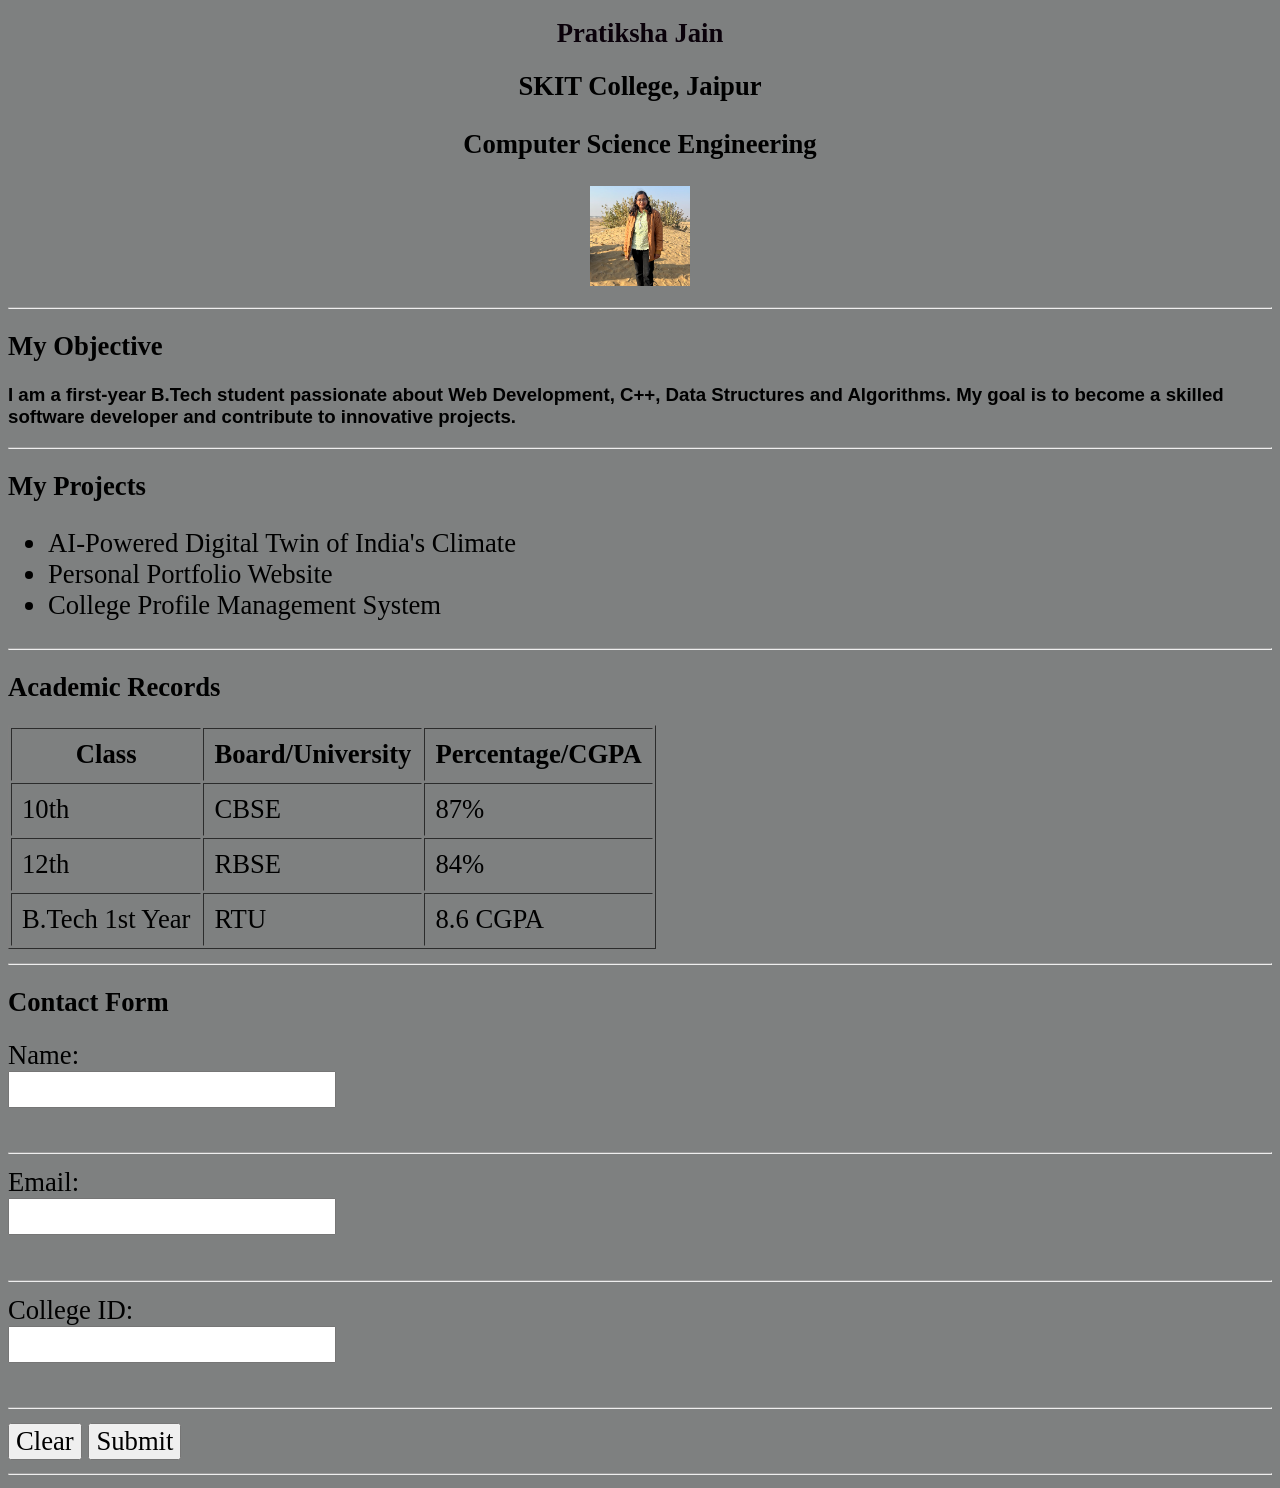
<file: DAY 1/index.html>
<!DOCTYPE html>
<html>
<head>
    <title>My Profile Page</title>
   <link rel="stylesheet" href="style.css">
</head>
<body>
<center>
    <h1>Pratiksha Jain</h1>
    <h2>SKIT College, Jaipur</h2>
    <h3>Computer Science Engineering</h3>

    <img src="image.png" alt="My Photo" width="100">
    <hr>
</center>
    <h2>My Objective</h2>
    <p>
        I am a first-year B.Tech student passionate about Web Development,
        C++, Data Structures and Algorithms. My goal is to become a skilled
        software developer and contribute to innovative projects.
    </p>
<hr>
    <h2>My Projects</h2>
    <ul>
        <li>AI-Powered Digital Twin of India's Climate</li>
        <li>Personal Portfolio Website</li>
        <li>College Profile Management System</li>
    </ul>
<hr>

    <h2>Academic Records</h2>
    <table border="1" cellpadding="10">
        <tr>
            <th>Class</th>
            <th>Board/University</th>
            <th>Percentage/CGPA</th>
        </tr>
        <tr>
            <td>10th</td>
            <td>CBSE</td>
            <td>87%</td>
        </tr>
        <tr>
            <td>12th</td>
            <td>RBSE</td>
            <td>84%</td>
        </tr>
        <tr>
            <td>B.Tech 1st Year</td>
            <td>RTU</td>
            <td>8.6 CGPA</td>
        </tr>
    </table>
<hr>

    <h2>Contact Form</h2>

    <form>
        <label>Name:</label><br>
        <input type="text" name="name"><br><br>
<hr>
        <label>Email:</label><br>
        <input type="email" name="email"><br><br>
<hr>
        <label>College ID:</label><br>
        <input type="text" name="collegeid"><br><br>
<hr>
        <input type="reset" value="Clear">
        <input type="submit" value="Submit">
    </form>
<hr>
</body>
</html>
</file>
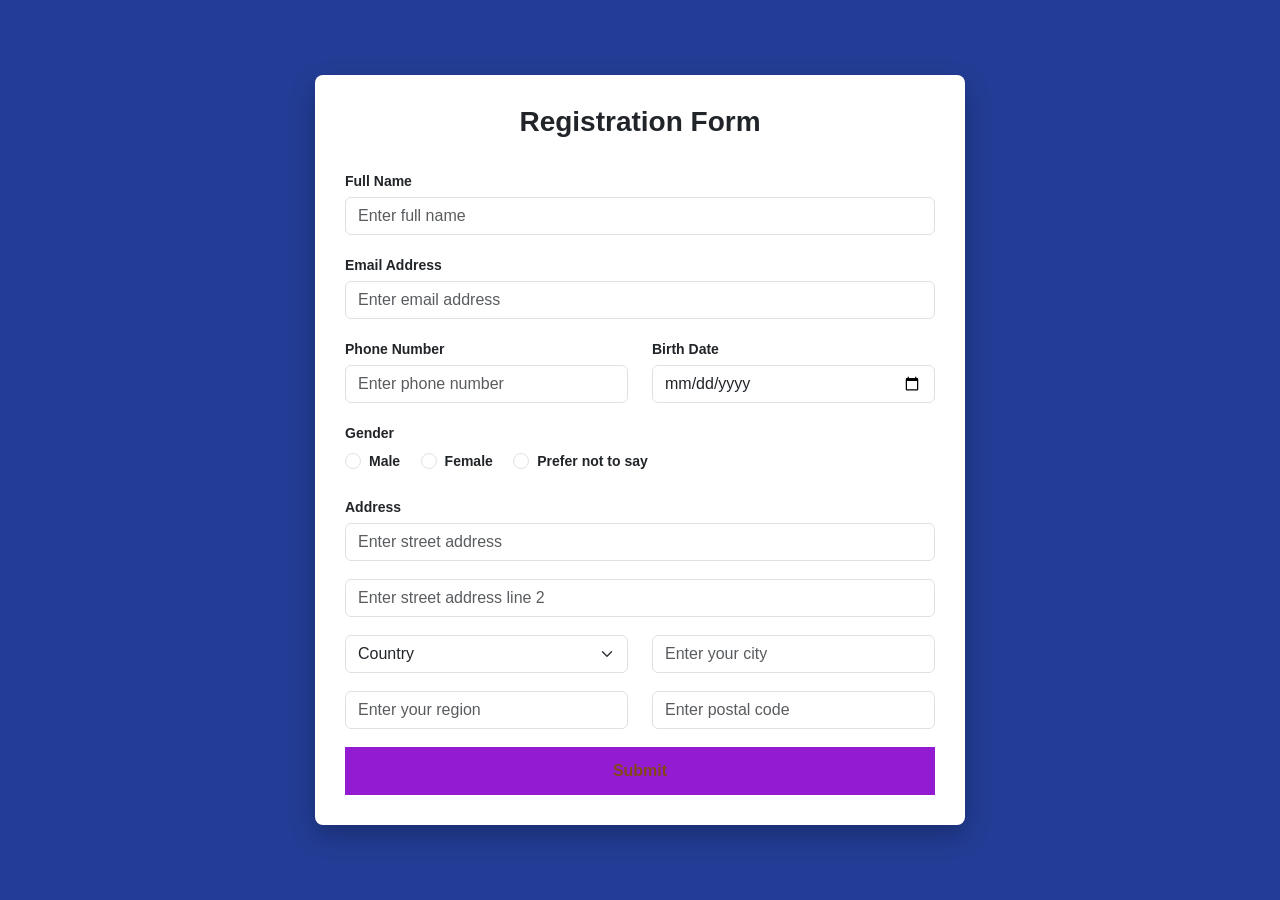
<file: DAY 2/index.html>
<!DOCTYPE html>
<html lang="en">
<head>
<meta charset="UTF-8">
<meta name="viewport" content="width=device-width, initial-scale=1.0">
<title>Student Registration</title>

<link href="https://cdn.jsdelivr.net/npm/bootstrap@5.3.3/dist/css/bootstrap.min.css" rel="stylesheet">
<link rel="stylesheet" href="style.css">

</head>

<body>

<div class="form-box">

<h3>Registration Form</h3>

<form>

<label>Full Name</label>
<input type="text" class="form-control" placeholder="Enter full name">

<label>Email Address</label>
<input type="email" class="form-control" placeholder="Enter email address">

<div class="row">

<div class="col-md-6">
<label>Phone Number</label>
<input type="tel" class="form-control" placeholder="Enter phone number">
</div>

<div class="col-md-6">
<label>Birth Date</label>
<input type="date" class="form-control">
</div>

</div>

<label>Gender</label>

<div class="mb-3">

<div class="form-check form-check-inline">
<input class="form-check-input" type="radio" name="gender">
<label class="form-check-label">Male</label>
</div>

<div class="form-check form-check-inline">
<input class="form-check-input" type="radio" name="gender">
<label class="form-check-label">Female</label>
</div>

<div class="form-check form-check-inline">
<input class="form-check-input" type="radio" name="gender">
<label class="form-check-label">Prefer not to say</label>
</div>

</div>

<label>Address</label>

<input type="text"
class="form-control"
placeholder="Enter street address">

<input type="text"
class="form-control"
placeholder="Enter street address line 2">

<div class="row">

<div class="col-md-6">

<select class="form-select">
<option selected>Country</option>
<option>India</option>
<option>USA</option>
<option>Canada</option>
<option>Australia</option>
</select>

</div>

<div class="col-md-6">

<input
type="text"
class="form-control"
placeholder="Enter your city">

</div>

</div>

<div class="row">

<div class="col-md-6">

<input
type="text"
class="form-control"
placeholder="Enter your region">

</div>

<div class="col-md-6">

<input
type="text"
class="form-control"
placeholder="Enter postal code">

</div>

</div>

<button class="btn-submit">
Submit
</button>

</form>

</div>

<script src="https://cdn.jsdelivr.net/npm/bootstrap@5.3.3/dist/js/bootstrap.bundle.min.js"></script>

</body>
</html>
</file>
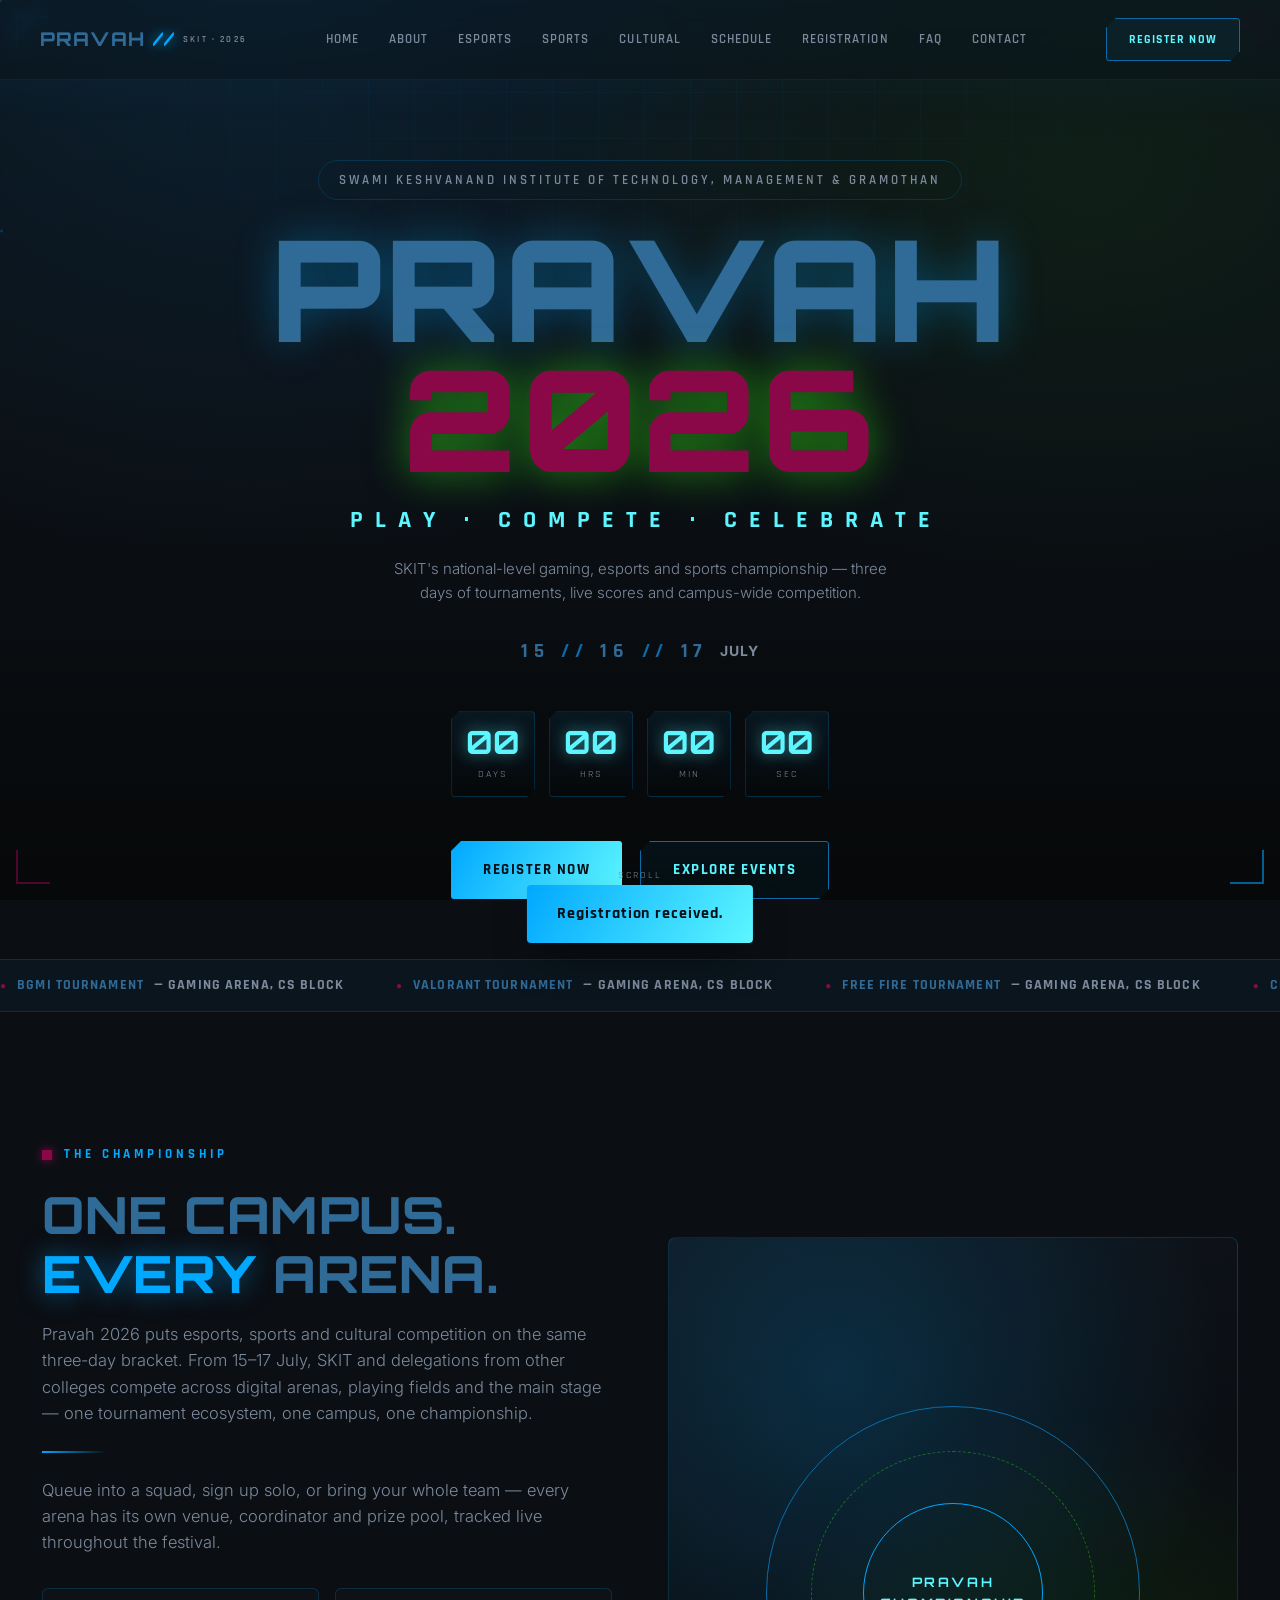
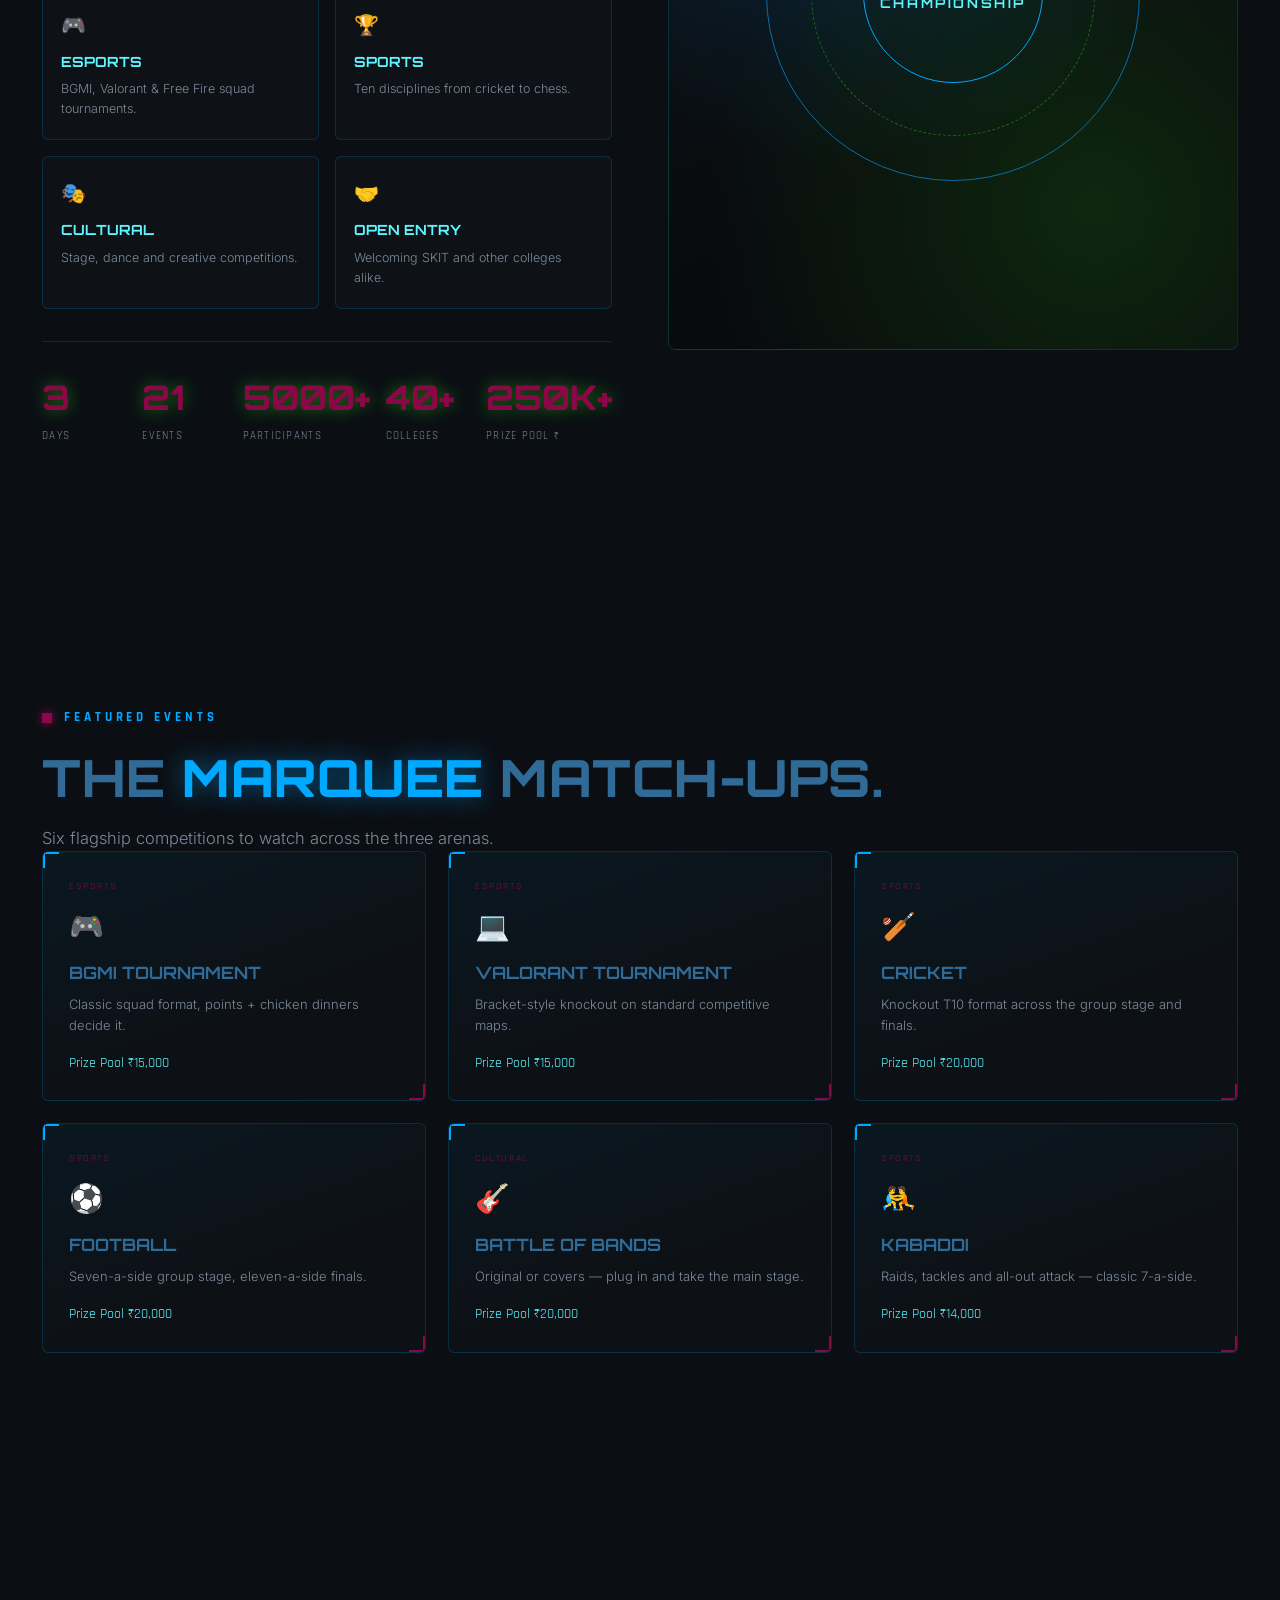
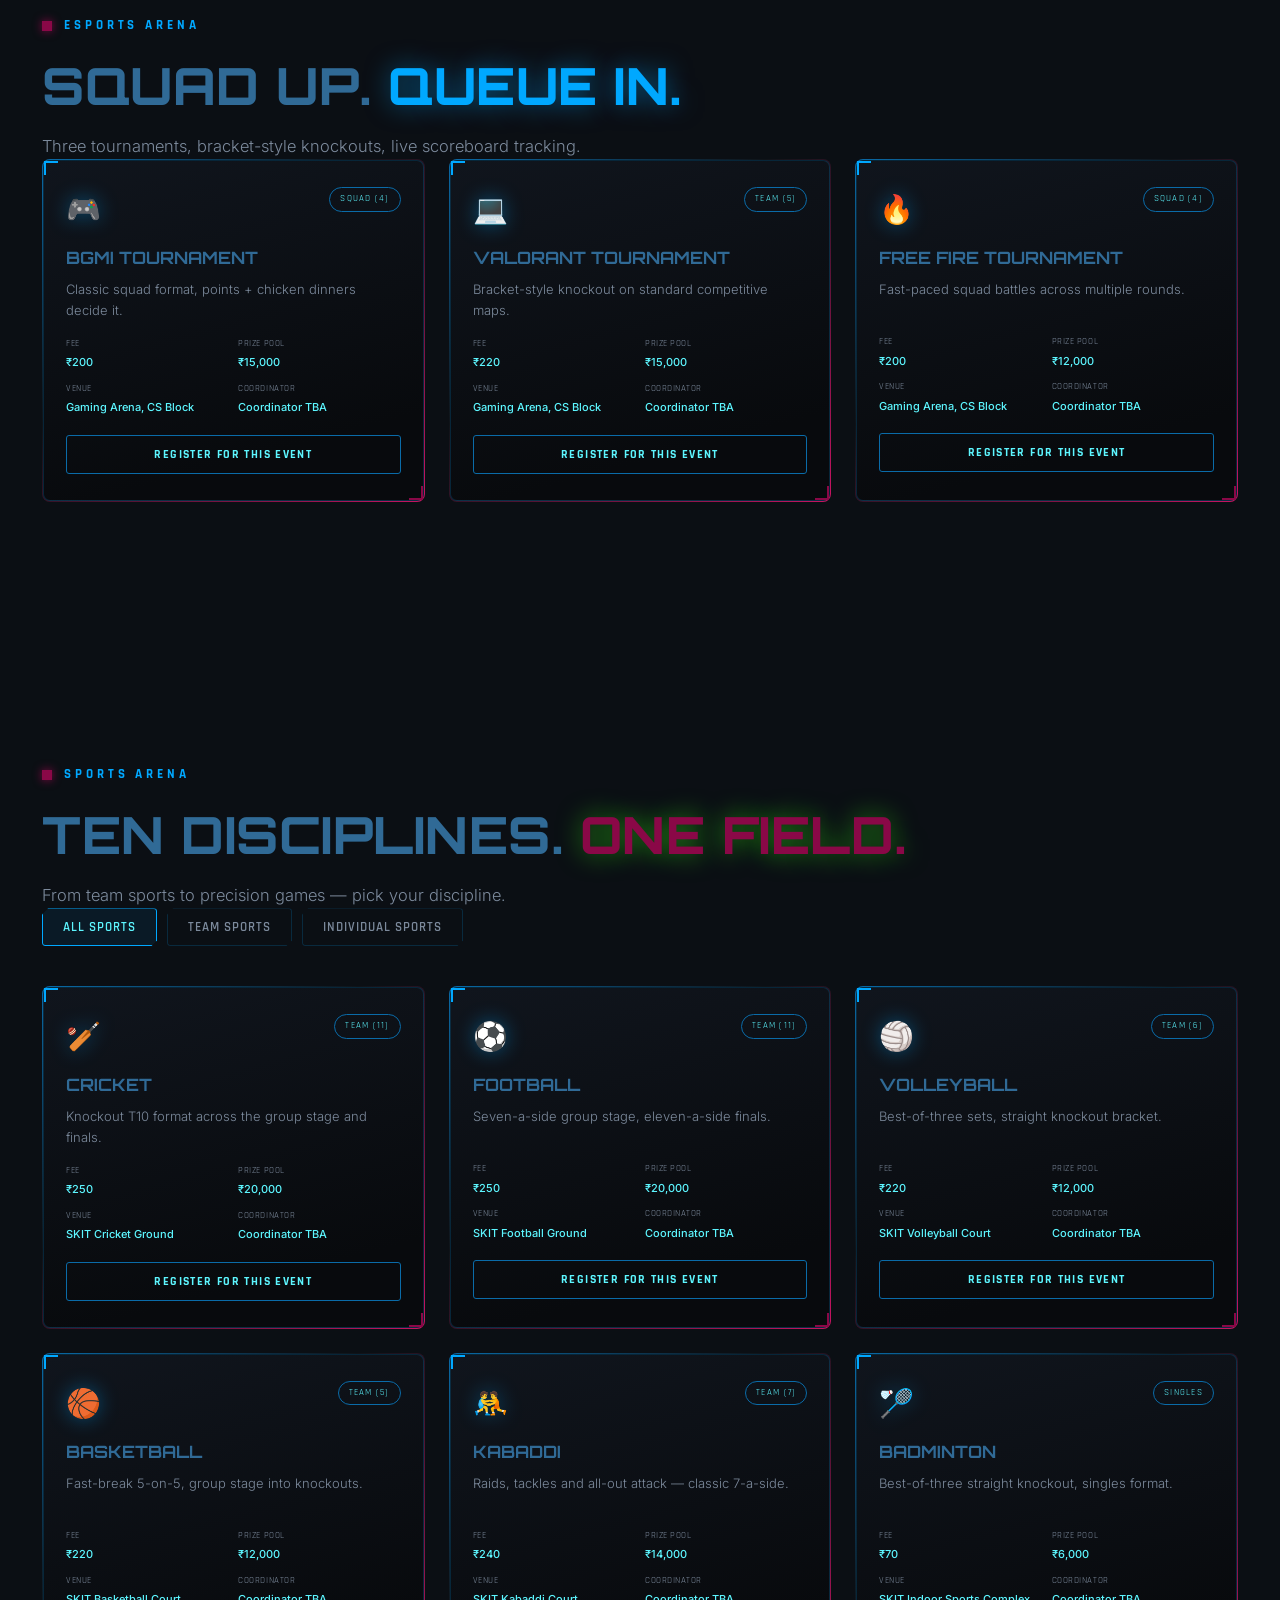
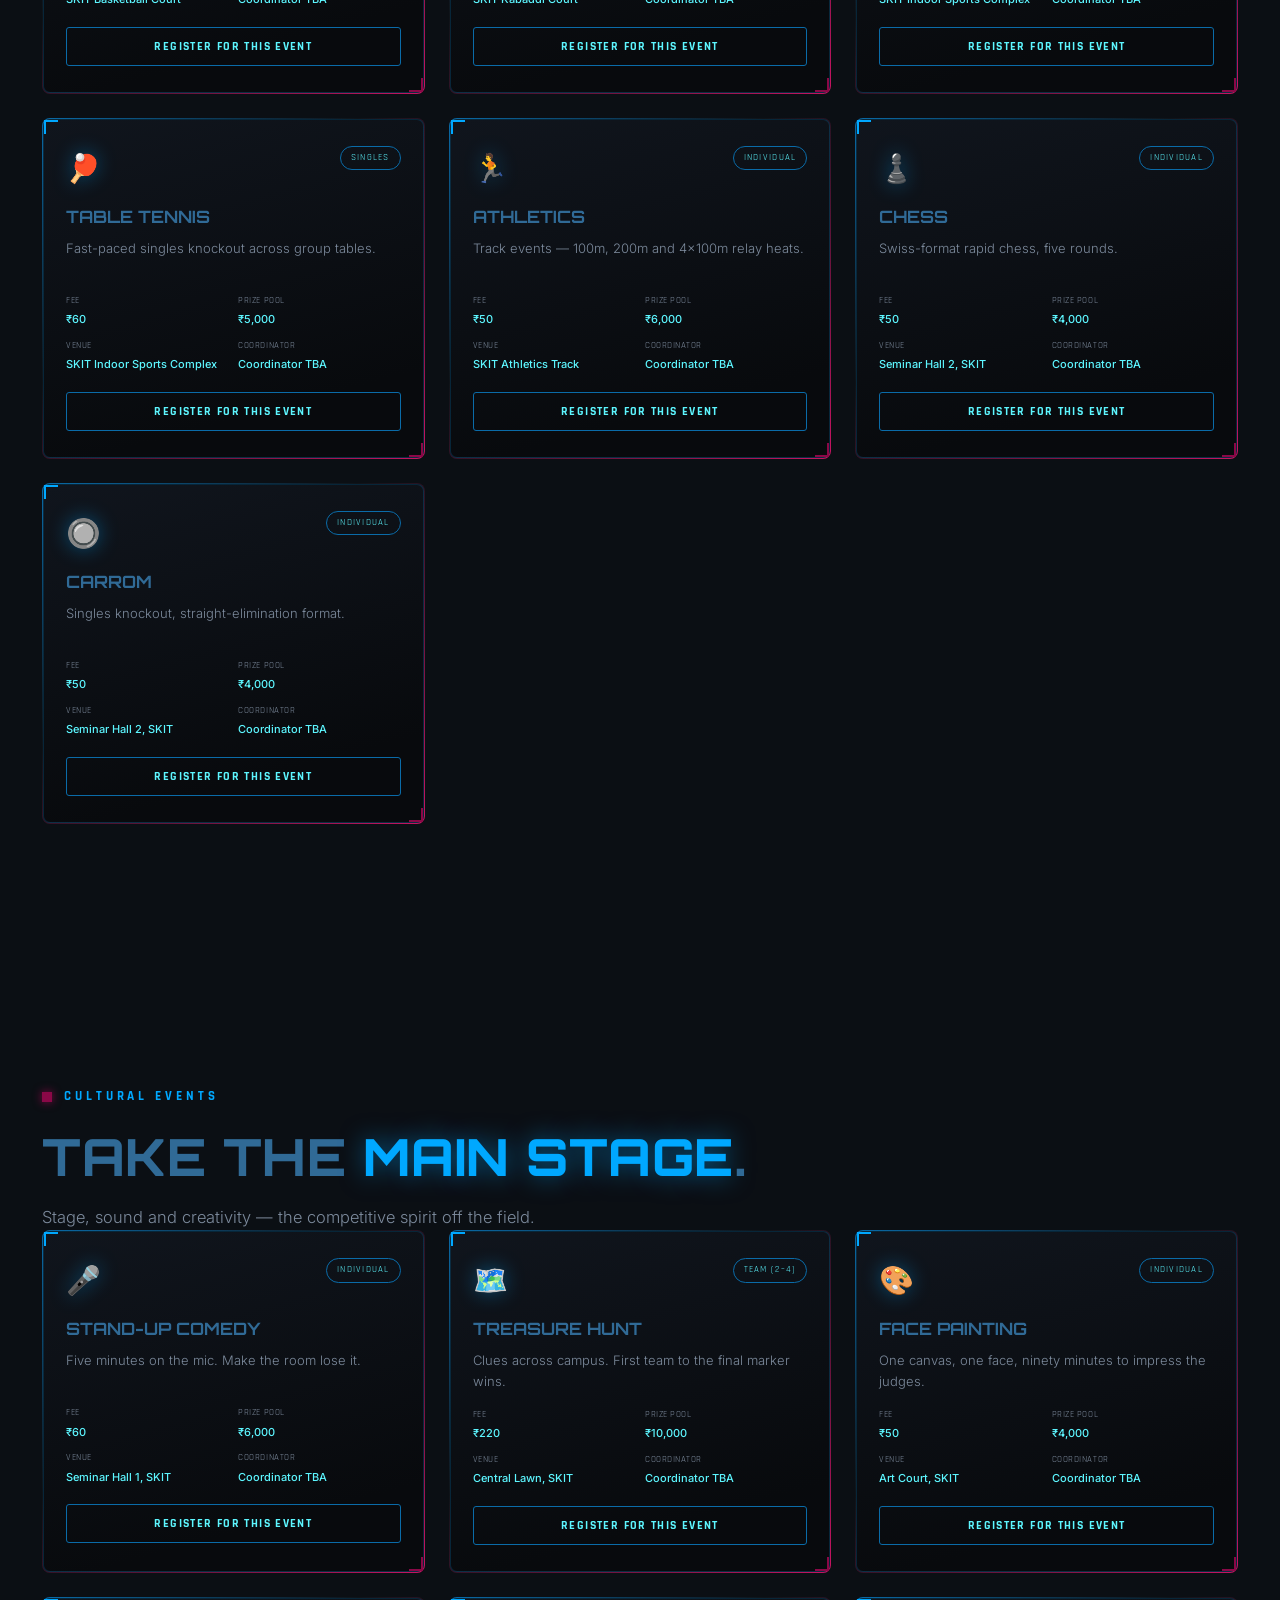
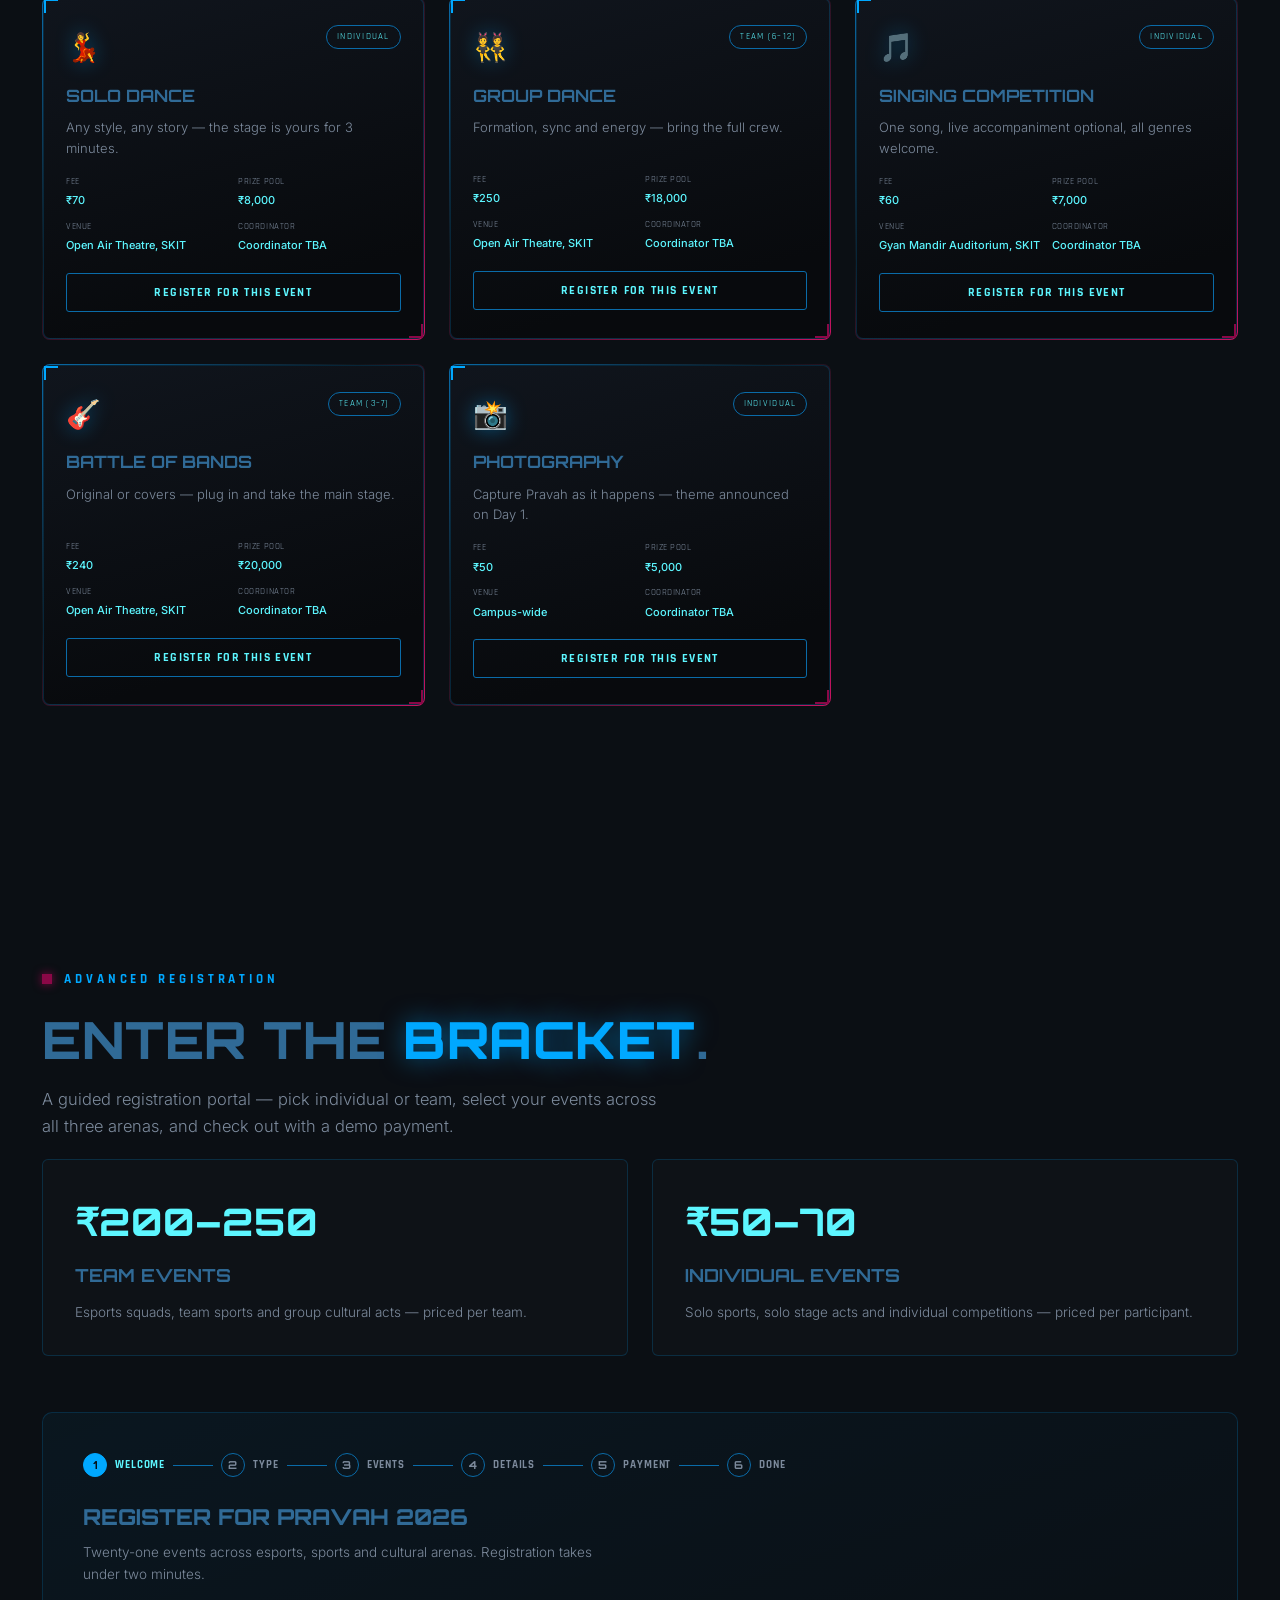
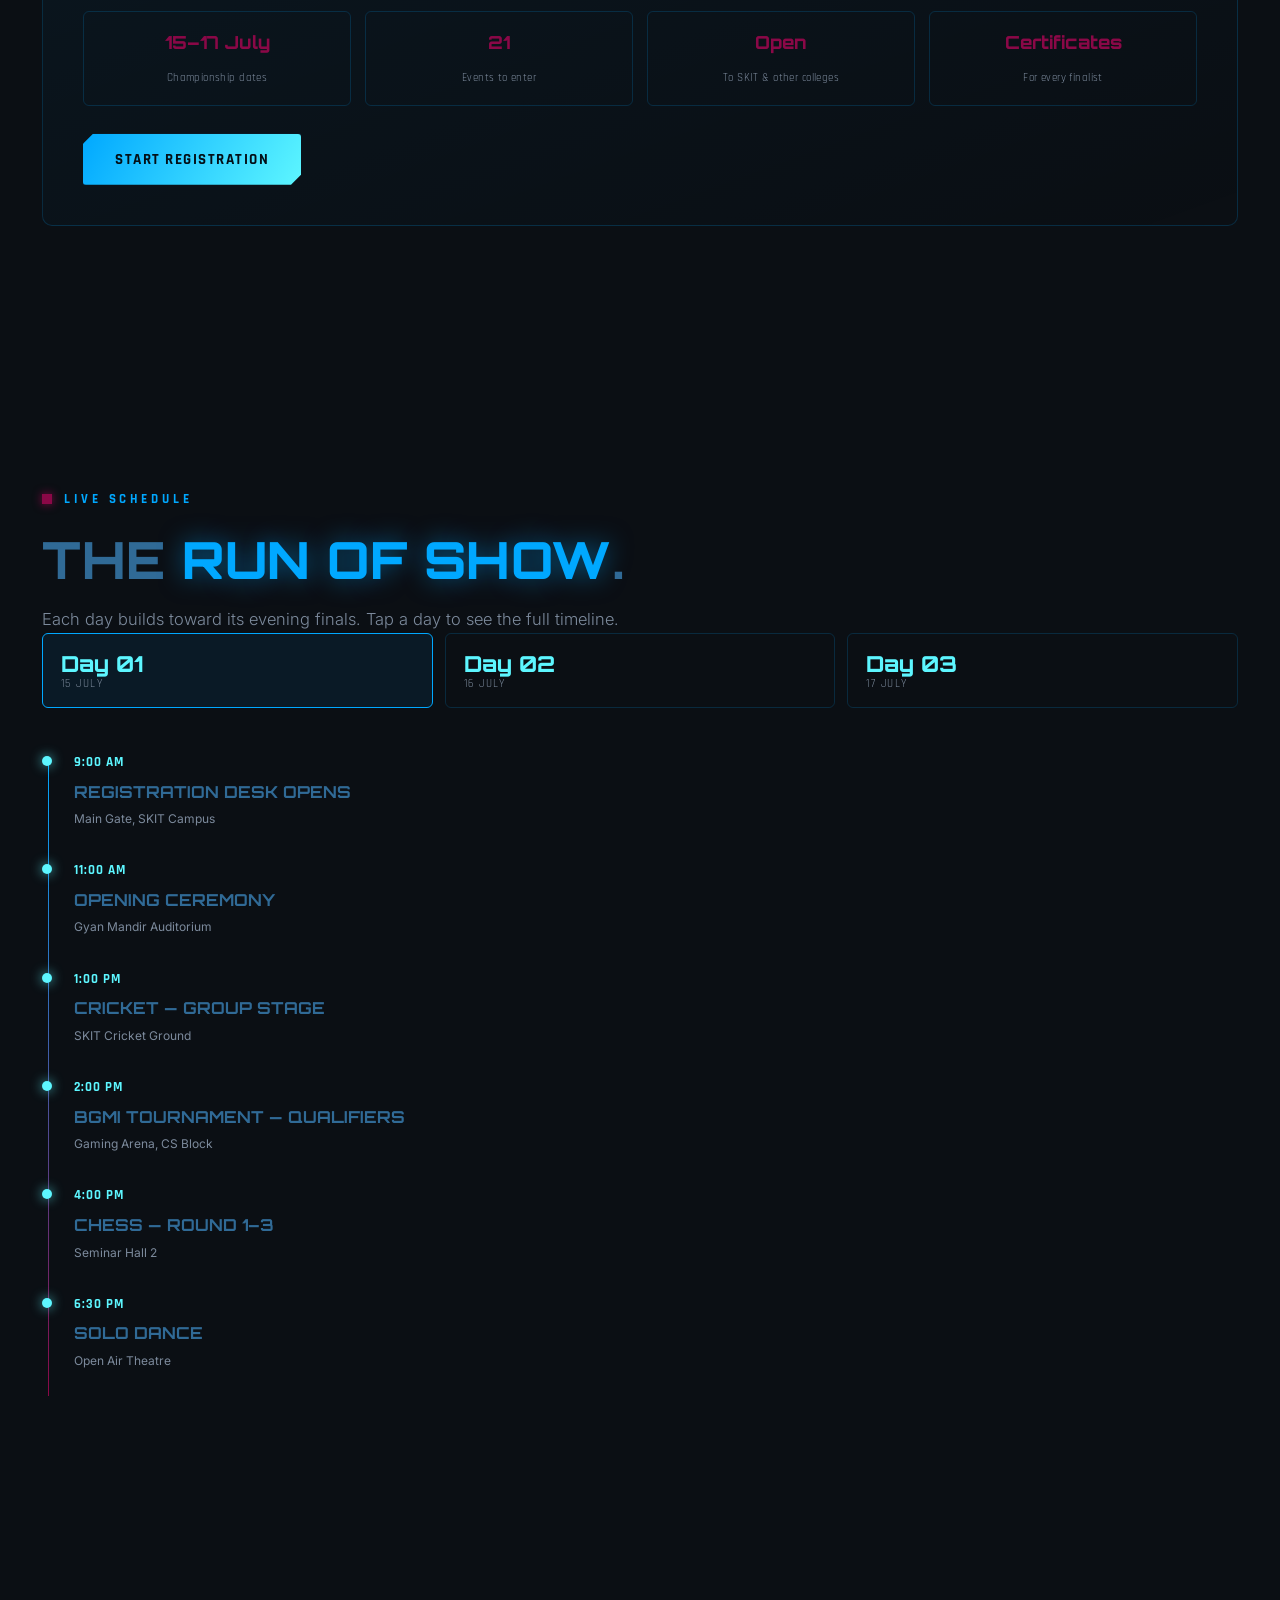
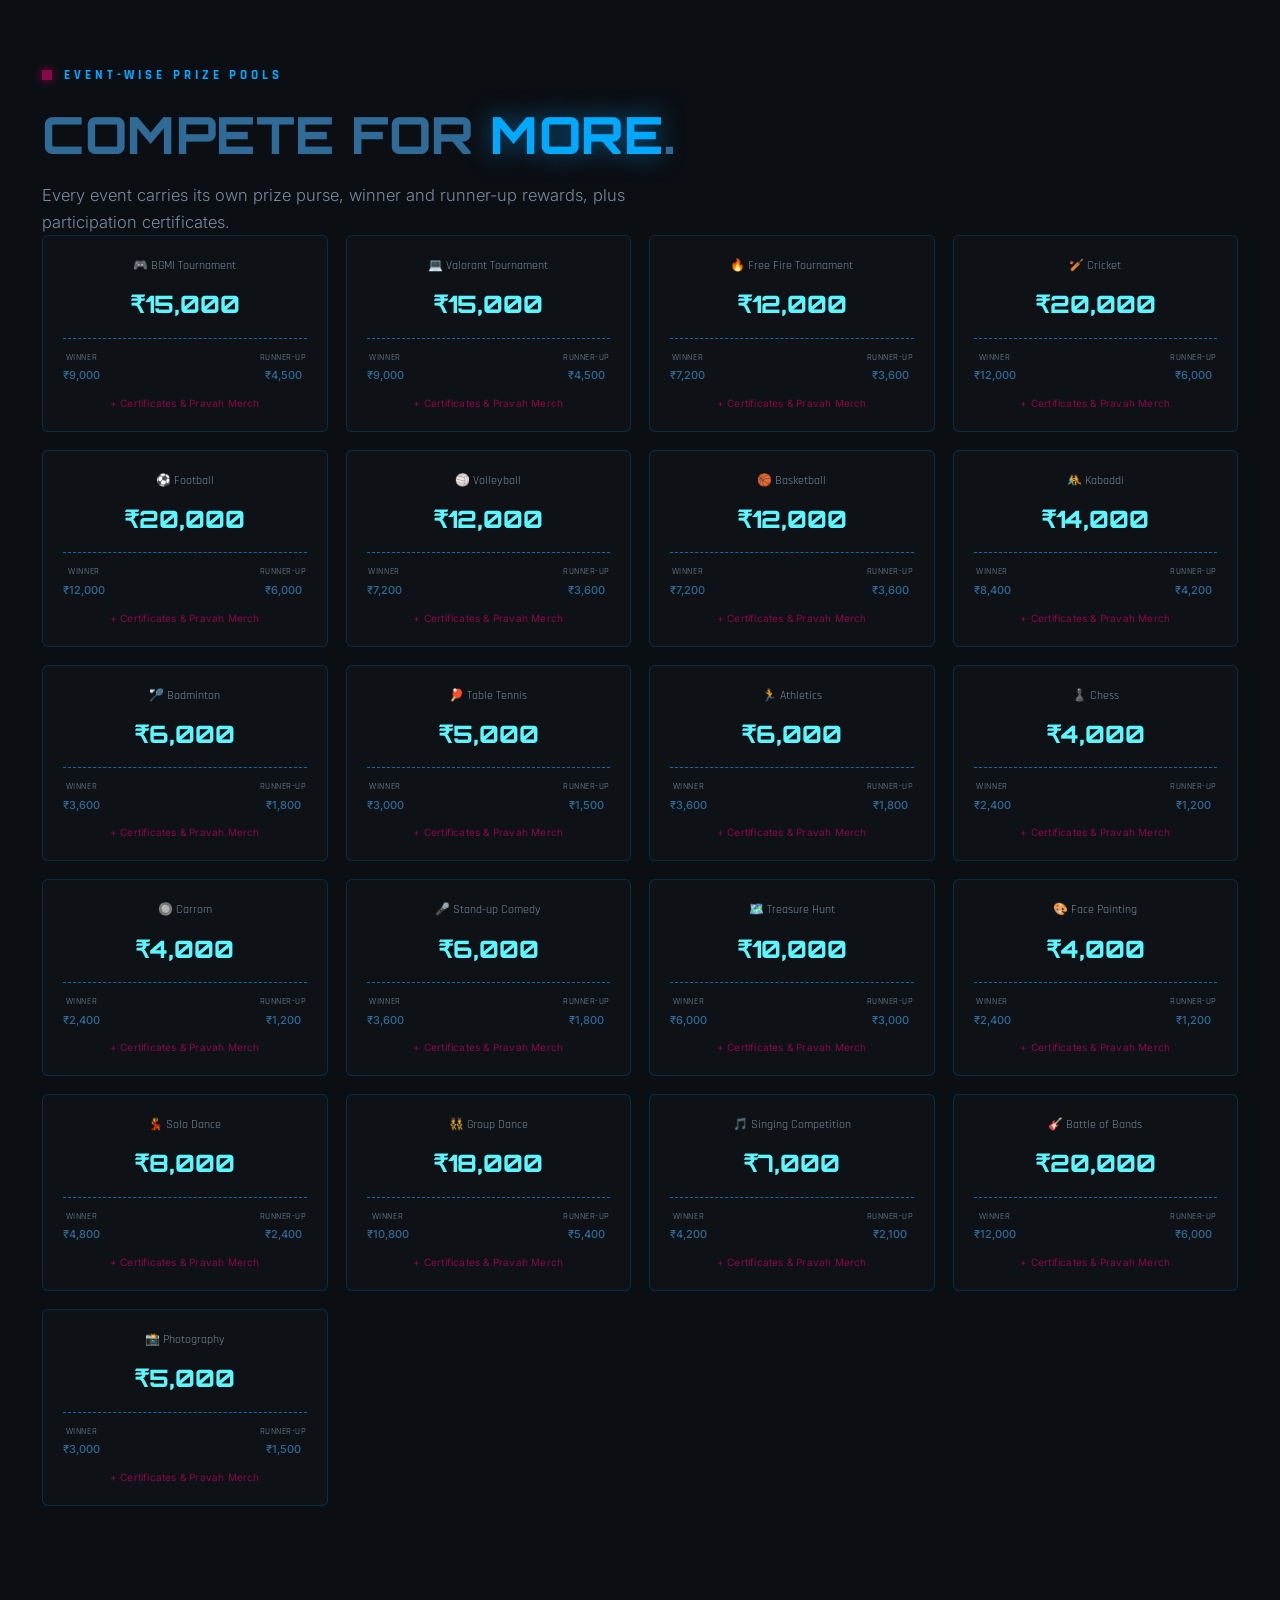
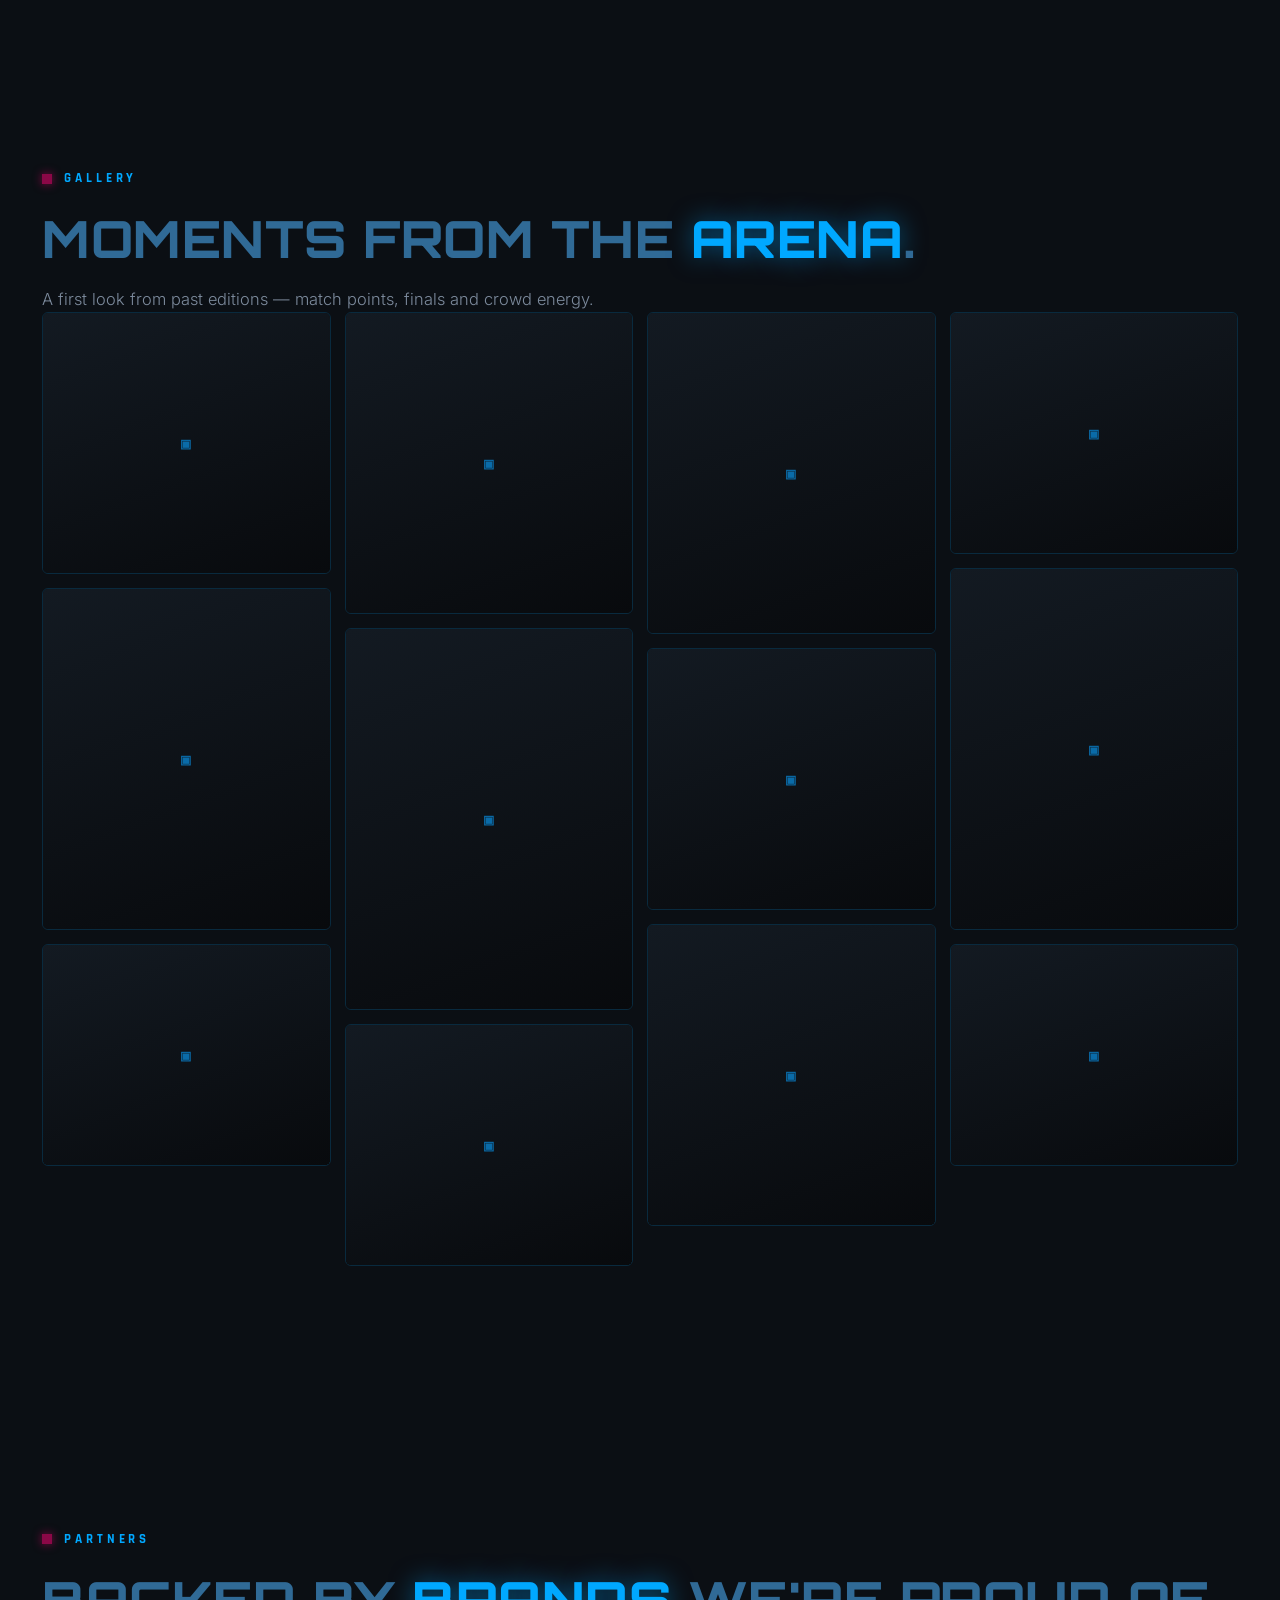
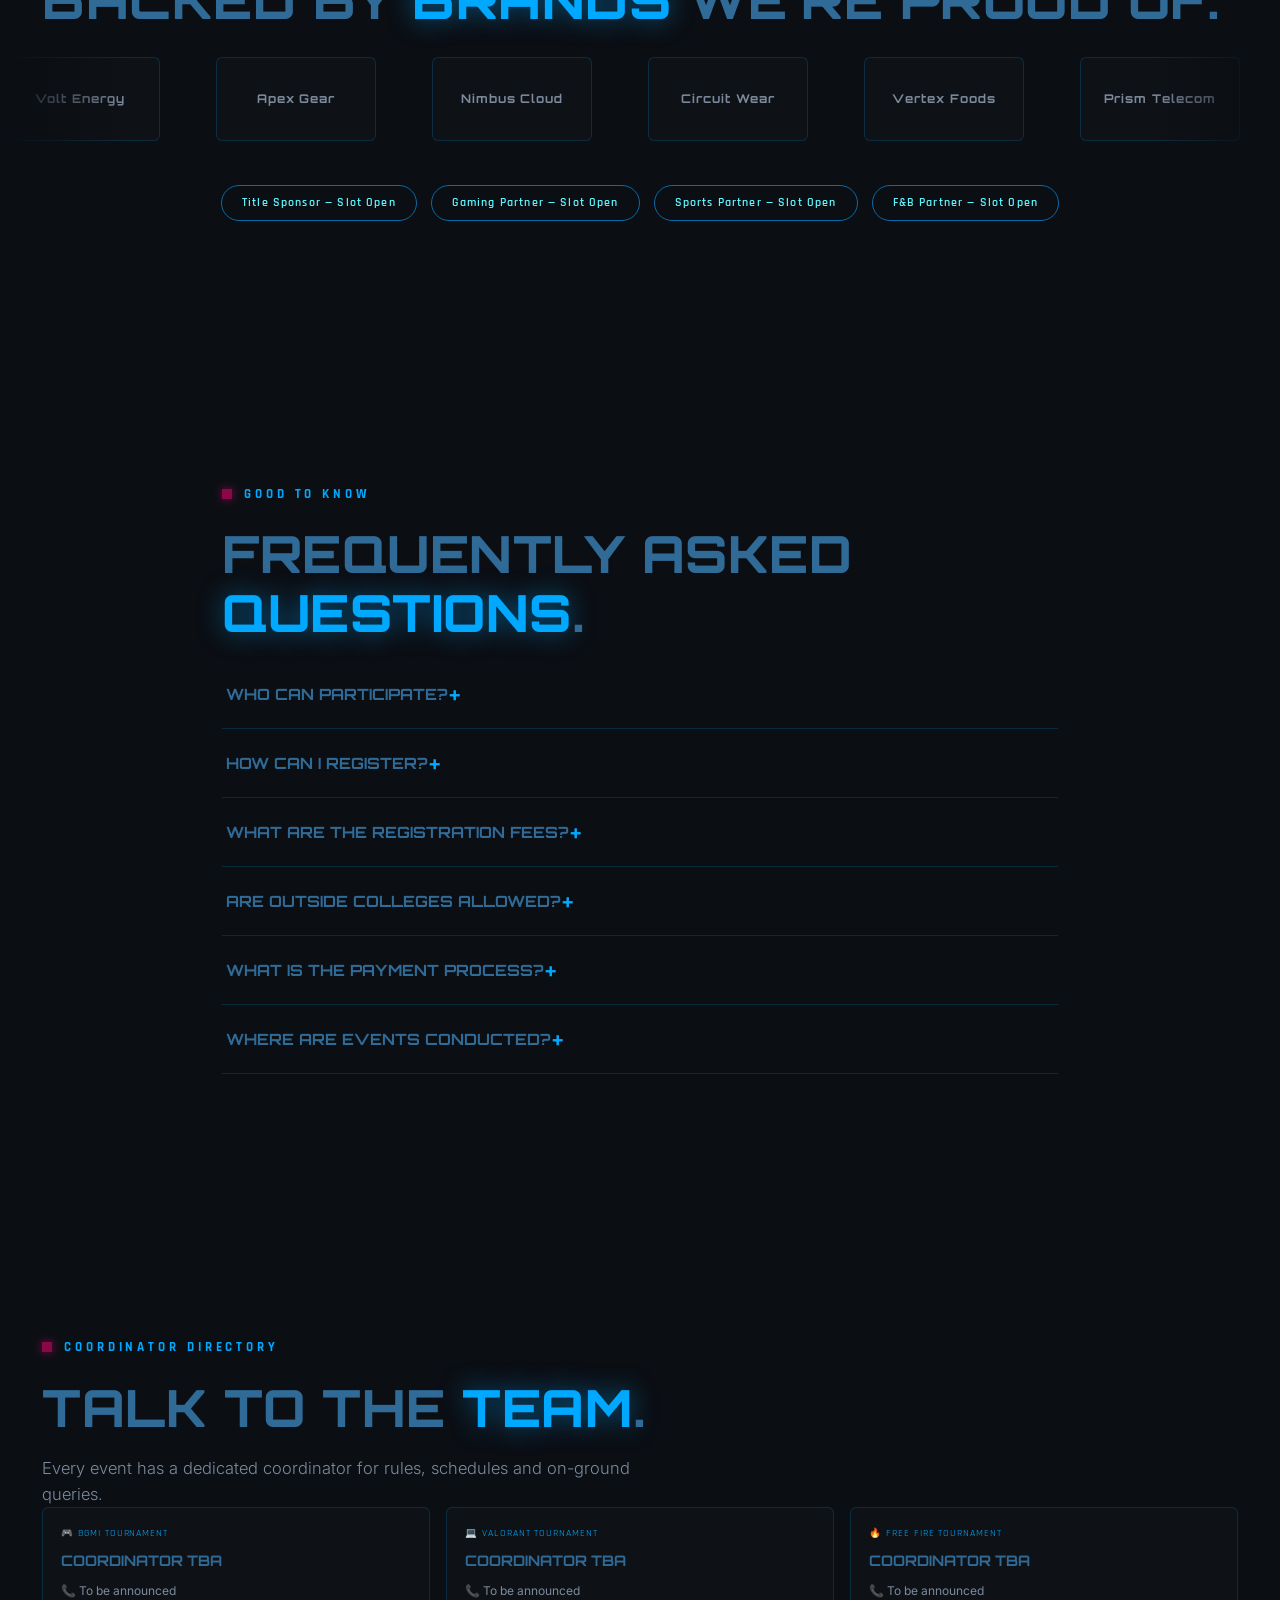
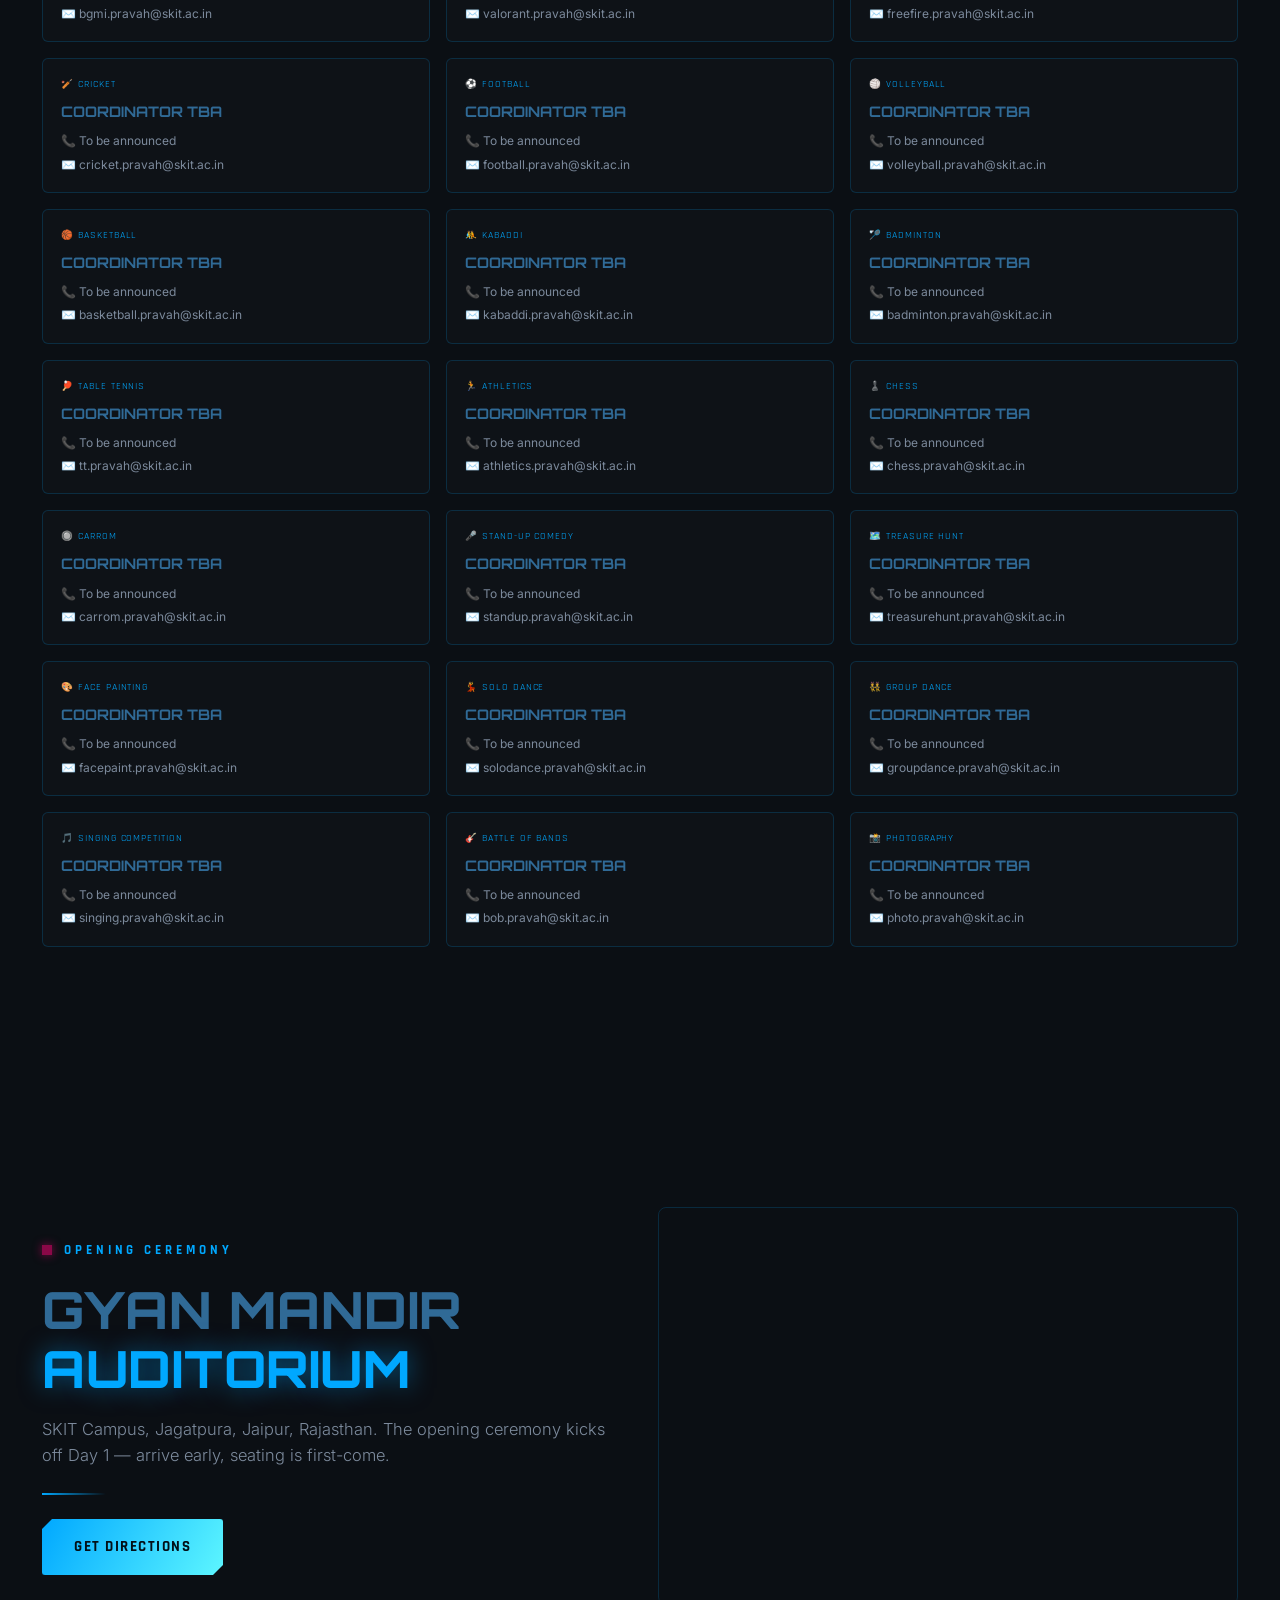
<file: DAY 5/index.html>
<!DOCTYPE html>
<html lang="en">
<head>
<meta charset="UTF-8">
<meta name="viewport" content="width=device-width, initial-scale=1.0">
<title>Pravah 2026 | SKIT's Gaming, Esports & Sports Championship</title>
<meta name="description" content="Pravah 2026 — SKIT's national-level gaming, esports and sports championship. 15–17 July. BGMI, Valorant, Free Fire, Cricket, Football and more, plus a full cultural line-up.">
<link rel="preconnect" href="https://fonts.googleapis.com">
<link rel="preconnect" href="https://fonts.gstatic.com" crossorigin>
<link href="https://fonts.googleapis.com/css2?family=Orbitron:wght@500;700;800;900&family=Rajdhani:wght@500;600;700&family=Inter:wght@300;400;500;600&display=swap" rel="stylesheet">
<style>
:root{
  --black:#0b0f14;
  --panel:#131922;
  --panel-2:#1a1f29;
  --blue:#00a8ff;
  --blue-dim:#0a6ba8;
  --green:#8a0847;
  --green-dim:#c81462;
  --cyan:#5df6ff;
  --white:#306a96;
  --dim:#7c8a9c;
  --line:rgba(0,168,255,0.18);
  --line-green:rgba(57,255,20,0.18);
  --ff-display:'Orbitron', sans-serif;
  --ff-stat:'Rajdhani', sans-serif;
  --ff-body:'Inter', sans-serif;
}
*{margin:0;padding:0;box-sizing:border-box;}
html{scroll-behavior:smooth;}
body{
  background:var(--black); color:var(--white); font-family:var(--ff-body);
  overflow-x:hidden; position:relative; line-height:1.6;
}
::selection{background:var(--blue); color:#04101a;}
a{color:inherit; text-decoration:none;}
ul{list-style:none;}
button{font-family:inherit; cursor:pointer; border:none; background:none; color:inherit;}
img{max-width:100%; display:block;}

@media (prefers-reduced-motion: reduce){
  *{animation-duration:0.01ms !important; animation-iteration-count:1 !important; transition-duration:0.01ms !important; scroll-behavior:auto !important;}
}

/* ---------- Background system ---------- */
#bg-canvas{position:fixed; inset:0; width:100%; height:100%; z-index:0; background:
  radial-gradient(ellipse at 20% 0%, rgba(0,168,255,0.10) 0%, transparent 45%),
  radial-gradient(ellipse at 85% 20%, rgba(57,255,20,0.06) 0%, transparent 40%),
  linear-gradient(180deg, #0d1219 0%, #0b0f14 55%, #060809 100%);
}
.bg-static-fallback{position:fixed; inset:0; z-index:0; display:none;
  background:
    radial-gradient(ellipse at 20% 0%, rgba(0,168,255,0.10) 0%, transparent 45%),
    radial-gradient(ellipse at 85% 20%, rgba(57,255,20,0.06) 0%, transparent 40%),
    linear-gradient(180deg, #0d1219 0%, #0b0f14 55%, #060809 100%);
}
.no-canvas .bg-static-fallback{display:block;}
.no-canvas #bg-canvas{display:none;}

.grid-floor{
  position:fixed; inset:0; z-index:1; pointer-events:none; opacity:.35;
  background-image:
    linear-gradient(rgba(0,168,255,0.12) 1px, transparent 1px),
    linear-gradient(90deg, rgba(0,168,255,0.12) 1px, transparent 1px);
  background-size:46px 46px;
  mask-image:radial-gradient(ellipse 80% 60% at 50% 0%, black 20%, transparent 75%);
  -webkit-mask-image:radial-gradient(ellipse 80% 60% at 50% 0%, black 20%, transparent 75%);
  transform:translate(var(--parx, 0px), var(--pary, 0px));
}
.scan-beam{
  position:fixed; left:0; right:0; top:-20%; height:34%; z-index:1; pointer-events:none;
  background:linear-gradient(180deg, transparent, rgba(0,168,255,0.05) 40%, rgba(93,246,255,0.08) 50%, rgba(0,168,255,0.05) 60%, transparent);
  animation:scanMove 9s ease-in-out infinite;
}
@keyframes scanMove{ 0%,100%{ top:-30%; } 50%{ top:95%; } }

.hud-corner{position:fixed; z-index:6; width:34px; height:34px; pointer-events:none; opacity:.55;}
.hud-corner.tl{top:16px; left:16px; border-top:2px solid var(--blue); border-left:2px solid var(--blue);}
.hud-corner.tr{top:16px; right:16px; border-top:2px solid var(--green); border-right:2px solid var(--green);}
.hud-corner.bl{bottom:16px; left:16px; border-bottom:2px solid var(--green); border-left:2px solid var(--green);}
.hud-corner.br{bottom:16px; right:16px; border-bottom:2px solid var(--blue); border-right:2px solid var(--blue);}
@media (max-width:700px){ .hud-corner{display:none;} }

/* ---------- Layout ---------- */
.wrap{max-width:1260px; margin:0 auto; padding:0 32px; position:relative; z-index:2;}
section{position:relative; z-index:2; padding:130px 0;}
@media (max-width:768px){ section{padding:80px 0;} .wrap{padding:0 20px;} }

.eyebrow{
  font-family:var(--ff-stat); font-weight:700; letter-spacing:.3em; font-size:13px;
  color:var(--blue); text-transform:uppercase; display:inline-flex; align-items:center; gap:12px; margin-bottom:20px;
}
.eyebrow::before{content:''; width:10px; height:10px; background:var(--green); box-shadow:0 0 10px var(--green); animation:blink 1.6s ease-in-out infinite;}
@keyframes blink{ 0%,100%{opacity:1;} 50%{opacity:.25;} }
.section-title{
  font-family:var(--ff-display); font-weight:800; font-size:clamp(30px,4vw,52px); text-transform:uppercase;
  color:var(--white); letter-spacing:.01em; margin-bottom:18px; line-height:1.15;
}
.section-title em{font-style:normal; color:var(--blue); text-shadow:0 0 24px rgba(0,168,255,0.5);}
.section-title em.g{color:var(--green); text-shadow:0 0 24px rgba(57,255,20,0.5);}
.section-lede{max-width:620px; color:var(--dim); font-size:16.5px; font-weight:300;}
.rule{width:64px; height:2px; background:linear-gradient(90deg, var(--blue), transparent); margin:24px 0;}

.btn{
  display:inline-flex; align-items:center; gap:10px; padding:16px 32px; font-family:var(--ff-stat); font-weight:700;
  letter-spacing:.1em; font-size:15px; text-transform:uppercase; border-radius:3px; transition:all .3s cubic-bezier(.2,.8,.2,1);
  position:relative; clip-path:polygon(10px 0,100% 0,100% calc(100% - 10px),calc(100% - 10px) 100%,0 100%,0 10px);
}
.btn-primary{background:linear-gradient(120deg, var(--blue), var(--cyan)); color:#031018; box-shadow:0 0 26px rgba(0,168,255,0.45);}
.btn-primary:hover{transform:translateY(-2px); box-shadow:0 0 40px rgba(0,168,255,0.7);}
.btn-ghost{border:1px solid var(--blue-dim); color:var(--cyan); background:rgba(0,168,255,0.05);}
.btn-ghost:hover{border-color:var(--blue); background:rgba(0,168,255,0.12); transform:translateY(-2px);}
.btn-green{background:linear-gradient(120deg, var(--green), #9dff7a); color:#04170a; box-shadow:0 0 26px rgba(57,255,20,0.4);}
.btn-sm{padding:11px 22px; font-size:12px;}

/* ---------- Nav ---------- */
header.nav{
  position:fixed; top:0; left:0; right:0; z-index:100; display:flex; align-items:center; justify-content:space-between;
  padding:18px 40px; transition:all .4s ease; background:rgba(11,15,20,0.4); backdrop-filter:blur(10px);
  border-bottom:1px solid rgba(0,168,255,0.1);
}
header.nav.scrolled{padding:12px 40px; background:rgba(9,12,16,0.86); backdrop-filter:blur(16px); border-bottom:1px solid var(--line); box-shadow:0 10px 30px -14px rgba(0,0,0,0.7);}
.logo-mark{font-family:var(--ff-display); font-weight:800; font-size:19px; letter-spacing:.06em; color:var(--white); display:flex; align-items:center; gap:8px; text-transform:uppercase;}
.logo-mark .dot{color:var(--blue); text-shadow:0 0 12px var(--blue);}
.logo-mark small{display:block; font-family:var(--ff-stat); font-size:9px; letter-spacing:.24em; color:var(--dim); font-weight:600; margin-top:2px;}
.nav-links{display:flex; gap:30px; align-items:center;}
.nav-links a{font-family:var(--ff-stat); font-weight:600; font-size:13px; letter-spacing:.08em; text-transform:uppercase; color:var(--dim); transition:color .3s;}
.nav-links a:hover{color:var(--cyan);}
.nav-cta{display:flex; align-items:center; gap:16px;}
.burger{display:none; flex-direction:column; gap:5px; z-index:120;}
.burger span{width:26px; height:2px; background:var(--cyan);}
@media (max-width:960px){ .nav-links{display:none;} .nav-cta .btn-ghost{display:none;} .burger{display:flex;} }
.mobile-menu{position:fixed; inset:0; background:rgba(6,8,10,0.98); z-index:110; display:none; flex-direction:column; align-items:center; justify-content:center; gap:28px;}
.mobile-menu.open{display:flex;}
.mobile-menu a{font-family:var(--ff-display); font-weight:700; font-size:20px; color:var(--white); text-transform:uppercase;}

/* ---------- Hero ---------- */
.hero{min-height:100svh; display:flex; flex-direction:column; align-items:center; justify-content:center; text-align:center; position:relative; padding:160px 24px 60px;}
.hero-organizer{font-family:var(--ff-stat); font-weight:600; font-size:12.5px; letter-spacing:.24em; text-transform:uppercase; color:var(--dim); margin-bottom:24px; border:1px solid var(--line); padding:9px 20px; border-radius:30px; backdrop-filter:blur(6px);}
.hero-title{
  font-family:var(--ff-display); font-weight:900; letter-spacing:.02em; text-transform:uppercase;
  font-size:clamp(48px, 11vw, 148px); line-height:.92; color:var(--white);
  text-shadow:0 0 40px rgba(0,168,255,0.35);
  animation:riseIn 1.2s cubic-bezier(.16,1,.3,1) both;
}
.hero-title .g{color:var(--green); text-shadow:0 0 40px rgba(57,255,20,0.5);}
@keyframes riseIn{ from{opacity:0; transform:translateY(40px) scale(.97);} to{opacity:1; transform:translateY(0) scale(1);} }
.hero-tagline{
  font-family:var(--ff-stat); font-weight:700; font-size:clamp(15px,2.2vw,24px); letter-spacing:.5em; margin-top:18px; margin-left:.5em;
  color:var(--cyan); animation:riseIn 1.2s .15s cubic-bezier(.16,1,.3,1) both;
}
.hero-sub{margin-top:18px; max-width:520px; color:var(--dim); font-size:15px; font-weight:300; animation:riseIn 1.2s .22s cubic-bezier(.16,1,.3,1) both;}
.hero-dates{margin-top:30px; font-family:var(--ff-stat); font-weight:700; font-size:20px; letter-spacing:.28em; color:var(--white); display:flex; gap:12px; align-items:center; animation:riseIn 1.2s .3s cubic-bezier(.16,1,.3,1) both;}
.hero-dates .sep{color:var(--blue-dim);}

.countdown{display:flex; gap:14px; margin-top:44px; animation:riseIn 1.2s .4s cubic-bezier(.16,1,.3,1) both;}
.cd-box{width:84px; padding:14px 0; text-align:center; border:1px solid var(--line); border-radius:4px; background:linear-gradient(180deg, rgba(0,168,255,0.08), rgba(0,0,0,0.2)); backdrop-filter:blur(8px); clip-path:polygon(8px 0,100% 0,100% calc(100% - 8px),calc(100% - 8px) 100%,0 100%,0 8px);}
.cd-box .num{font-family:var(--ff-display); font-weight:700; font-size:32px; color:var(--cyan); line-height:1; text-shadow:0 0 16px rgba(93,246,255,0.5);}
.cd-box .lbl{font-family:var(--ff-stat); font-size:10px; letter-spacing:.2em; text-transform:uppercase; color:var(--dim); margin-top:8px;}
@media (max-width:600px){ .cd-box{width:64px; padding:10px 0;} .cd-box .num{font-size:22px;} }

.hero-ctas{display:flex; gap:18px; margin-top:44px; flex-wrap:wrap; justify-content:center; animation:riseIn 1.2s .5s cubic-bezier(.16,1,.3,1) both;}
.scroll-hint{position:absolute; bottom:28px; left:50%; transform:translateX(-50%); display:flex; flex-direction:column; align-items:center; gap:8px; color:var(--dim); font-family:var(--ff-stat); font-size:10px; letter-spacing:.2em;}
.scroll-hint .line{width:1px; height:40px; background:linear-gradient(180deg, var(--blue), transparent); animation:scrollLine 2s ease-in-out infinite;}
@keyframes scrollLine{ 0%{transform:scaleY(0); transform-origin:top;} 50%{transform:scaleY(1); transform-origin:top;} 51%{transform-origin:bottom;} 100%{transform:scaleY(0); transform-origin:bottom;} }

/* ---------- Broadcast ticker (signature element) ---------- */
.ticker-wrap{position:relative; border-top:1px solid var(--line); border-bottom:1px solid var(--line); background:rgba(0,168,255,0.04); overflow:hidden; padding:14px 0;}
.ticker-track{display:flex; gap:52px; width:max-content; animation:tickerMove 32s linear infinite;}
@keyframes tickerMove{ from{transform:translateX(0);} to{transform:translateX(-50%);} }
.tick-item{display:flex; align-items:center; gap:10px; font-family:var(--ff-stat); font-weight:700; font-size:14px; letter-spacing:.08em; text-transform:uppercase; color:var(--dim); white-space:nowrap;}
.tick-item .tick-live{color:var(--green); font-size:10px;}
.tick-item b{color:var(--white);}

/* ---------- Reveal ---------- */
.reveal{opacity:0; transform:translateY(34px); transition:opacity .8s cubic-bezier(.16,1,.3,1), transform .8s cubic-bezier(.16,1,.3,1);}
.reveal.in{opacity:1; transform:translateY(0);}

/* ---------- About + stats ---------- */
.about-grid{display:grid; grid-template-columns:1fr 1fr; gap:56px; align-items:center;}
@media (max-width:900px){ .about-grid{grid-template-columns:1fr;} }
.about-pillars{display:grid; grid-template-columns:1fr 1fr; gap:16px; margin-top:32px;}
.pillar{border:1px solid var(--line); padding:20px 18px; border-radius:6px; background:rgba(255,255,255,0.015); transition:border-color .3s, transform .3s;}
.pillar:hover{border-color:var(--blue); transform:translateY(-4px);}
.pillar .p-icon{font-size:20px;}
.pillar h4{font-family:var(--ff-display); font-weight:700; font-size:14px; color:var(--cyan); margin:10px 0 6px; text-transform:uppercase;}
.pillar p{font-size:12.5px; color:var(--dim); font-weight:300;}

.stats-row{display:grid; grid-template-columns:repeat(5,1fr); gap:16px; margin-top:32px; border-top:1px solid var(--line); padding-top:28px;}
@media (max-width:700px){ .stats-row{grid-template-columns:1fr 1fr;} }
.stat-num{font-family:var(--ff-display); font-weight:800; font-size:clamp(24px,3vw,34px); color:var(--green); text-shadow:0 0 16px rgba(57,255,20,0.4);}
.stat-lbl{font-family:var(--ff-stat); font-size:10.5px; letter-spacing:.12em; text-transform:uppercase; color:var(--dim); margin-top:4px;}

.about-visual{position:relative; aspect-ratio:4/5; border-radius:8px; overflow:hidden; border:1px solid var(--line);
  background:radial-gradient(circle at 30% 20%, rgba(0,168,255,0.18), transparent 55%), radial-gradient(circle at 75% 80%, rgba(57,255,20,0.12), transparent 55%), linear-gradient(160deg,#10151d,#080a0d 70%);
  display:flex; align-items:center; justify-content:center;
}
.hud-ring-wrap{position:relative; width:66%; aspect-ratio:1;}
.hud-ring{position:absolute; inset:0; border:1px solid var(--blue-dim); border-radius:50%; animation:spinSlow 34s linear infinite;}
.hud-ring:nth-child(2){inset:12%; border-color:rgba(57,255,20,0.35); animation-duration:26s; animation-direction:reverse; border-style:dashed;}
.hud-ring:nth-child(3){inset:26%; border-color:var(--blue); animation-duration:18s;}
.hud-center{position:absolute; inset:0; display:flex; align-items:center; justify-content:center; font-family:var(--ff-display); font-weight:700; font-size:13px; letter-spacing:.2em; color:var(--cyan); text-align:center;}
@keyframes spinSlow{ to{ transform:rotate(360deg); } }

/* ---------- Featured events (highlight strip) ---------- */
.featured-grid{display:grid; grid-template-columns:repeat(3,1fr); gap:22px;}
@media (max-width:900px){ .featured-grid{grid-template-columns:1fr 1fr;} }
@media (max-width:640px){ .featured-grid{grid-template-columns:1fr;} }
.feat-card{
  position:relative; border:1px solid var(--line); border-radius:6px; padding:26px; overflow:hidden;
  background:linear-gradient(160deg, rgba(0,168,255,0.06), rgba(255,255,255,0.01) 60%);
  transition:transform .4s cubic-bezier(.2,.8,.2,1), border-color .3s;
}
.feat-card::before{content:''; position:absolute; top:0; left:0; width:14px; height:14px; border-top:2px solid var(--blue); border-left:2px solid var(--blue);}
.feat-card::after{content:''; position:absolute; bottom:0; right:0; width:14px; height:14px; border-bottom:2px solid var(--green); border-right:2px solid var(--green);}
.feat-card:hover{transform:translateY(-6px); border-color:var(--blue);}
.feat-tag{font-family:var(--ff-stat); font-size:10px; letter-spacing:.16em; text-transform:uppercase; color:var(--green); margin-bottom:10px;}
.feat-icon{font-size:28px; margin-bottom:10px;}
.feat-name{font-family:var(--ff-display); font-weight:700; font-size:17px; text-transform:uppercase; margin-bottom:8px;}
.feat-desc{font-size:13px; color:var(--dim); font-weight:300; margin-bottom:16px;}
.feat-prize{font-family:var(--ff-stat); font-size:14px; color:var(--cyan);}

/* ---------- Arena tabs + event grid (Esports / Sports / Cultural) ---------- */
.cat-tabs{display:flex; gap:10px; margin-bottom:40px; flex-wrap:wrap;}
.cat-tab{padding:10px 20px; border:1px solid var(--line); border-radius:3px; font-family:var(--ff-stat); font-weight:600; font-size:12.5px; letter-spacing:.08em; text-transform:uppercase; color:var(--dim); transition:all .3s; clip-path:polygon(6px 0,100% 0,100% calc(100% - 6px),calc(100% - 6px) 100%,0 100%,0 6px);}
.cat-tab.active, .cat-tab:hover{border-color:var(--blue); color:var(--cyan); background:rgba(0,168,255,0.08);}

.event-grid{display:grid; grid-template-columns:repeat(3, 1fr); gap:24px;}
@media (max-width:1000px){ .event-grid{grid-template-columns:repeat(2,1fr);} }
@media (max-width:640px){ .event-grid{grid-template-columns:1fr;} }

.event-card{position:relative; border-radius:8px; padding:1px; background:linear-gradient(140deg, var(--blue-dim), rgba(255,255,255,0.02) 40%, var(--green-dim) 100%); transition:transform .4s cubic-bezier(.2,.8,.2,1);}
.event-card:hover{transform:translateY(-7px);}
.event-card:hover .card-inner{border-color:var(--blue); box-shadow:0 20px 46px -18px rgba(0,168,255,0.35);}
.card-inner{background:linear-gradient(165deg, #10151d, #080a0d 80%); border:1px solid var(--line); border-radius:7px; padding:26px 22px; height:100%; transition:all .4s; position:relative;}
.card-inner::before{content:''; position:absolute; top:0; left:0; width:12px; height:12px; border-top:2px solid var(--blue); border-left:2px solid var(--blue);}
.card-inner::after{content:''; position:absolute; bottom:0; right:0; width:12px; height:12px; border-bottom:2px solid var(--green); border-right:2px solid var(--green);}
.card-top{display:flex; justify-content:space-between; align-items:flex-start; margin-bottom:12px;}
.card-icon{font-size:28px; filter:drop-shadow(0 0 10px rgba(0,168,255,0.4));}
.card-type{font-family:var(--ff-stat); font-size:9px; letter-spacing:.14em; text-transform:uppercase; padding:4px 10px; border:1px solid var(--blue-dim); border-radius:20px; color:var(--cyan);}
.card-name{font-family:var(--ff-display); font-weight:700; font-size:17px; color:var(--white); margin-bottom:8px; text-transform:uppercase;}
.card-desc{font-size:13px; color:var(--dim); font-weight:300; margin-bottom:16px; min-height:40px;}
.card-meta{display:grid; grid-template-columns:1fr 1fr; gap:10px; font-size:11px; margin-bottom:18px;}
.card-meta div span{display:block; color:var(--dim); text-transform:uppercase; letter-spacing:.06em; font-size:9px; margin-bottom:3px; font-family:var(--ff-stat);}
.card-meta div b{color:var(--cyan); font-weight:500; font-family:var(--ff-body);}
.card-cta{width:100%; text-align:center; padding:11px 0; border:1px solid var(--blue-dim); border-radius:3px; font-family:var(--ff-stat); font-weight:700; font-size:11.5px; letter-spacing:.12em; text-transform:uppercase; color:var(--cyan); transition:all .3s;}
.card-cta:hover{background:var(--blue); color:#04101a; border-color:var(--blue);}

/* ---------- Registration ---------- */
.reg-tiers{display:grid; grid-template-columns:1fr 1fr; gap:24px; margin-top:20px;}
@media (max-width:800px){ .reg-tiers{grid-template-columns:1fr;} }
.tier-card{border:1px solid var(--line); border-radius:6px; padding:32px; background:rgba(255,255,255,0.015);}
.tier-card .tier-range{font-family:var(--ff-display); font-weight:800; font-size:38px; color:var(--cyan);}
.tier-card h3{font-family:var(--ff-display); font-weight:700; font-size:18px; margin:8px 0 12px; text-transform:uppercase;}
.tier-card p{color:var(--dim); font-size:13.5px; font-weight:300;}

.reg-form-panel{margin-top:56px; border:1px solid var(--line); border-radius:10px; padding:40px; background:linear-gradient(160deg, rgba(0,168,255,0.05), transparent);}
@media (max-width:600px){ .reg-form-panel{padding:26px 20px;} }
.reg-form-grid{display:grid; grid-template-columns:1fr 1fr; gap:18px; margin-top:24px;}
@media (max-width:700px){ .reg-form-grid{grid-template-columns:1fr;} }
.field{display:flex; flex-direction:column; gap:8px;}
.field label{font-family:var(--ff-stat); font-size:11px; letter-spacing:.1em; text-transform:uppercase; color:var(--dim);}
.field input, .field select{background:rgba(255,255,255,0.03); border:1px solid var(--line); border-radius:4px; padding:12px 14px; color:var(--white); font-family:var(--ff-body); font-size:14px; outline:none; transition:border-color .3s;}
.field input:focus, .field select:focus{border-color:var(--blue);}
.reg-note{margin-top:22px; font-size:11.5px; color:var(--dim); font-style:italic;}
.toast{position:fixed; bottom:26px; left:50%; transform:translateX(-50%) translateY(120%); z-index:200; background:linear-gradient(120deg, var(--blue), var(--cyan)); color:#031018; padding:16px 30px; border-radius:4px; font-family:var(--ff-stat); font-weight:700; letter-spacing:.06em; transition:transform .5s cubic-bezier(.2,.8,.2,1); box-shadow:0 20px 40px -12px rgba(0,0,0,0.6);}
.toast.show{transform:translateX(-50%) translateY(0);}

.reg-steps{display:flex; align-items:center; gap:8px; margin:0 0 8px; flex-wrap:wrap;}
.reg-step-dot{display:flex; align-items:center; gap:8px; font-family:var(--ff-stat); font-weight:700; font-size:11px; letter-spacing:.08em; text-transform:uppercase; color:var(--dim); transition:color .3s;}
.reg-step-dot span{width:24px; height:24px; border-radius:50%; border:1px solid var(--blue-dim); display:flex; align-items:center; justify-content:center; font-family:var(--ff-display); font-size:11px; color:var(--dim); transition:all .3s;}
.reg-step-dot.active{color:var(--cyan);}
.reg-step-dot.active span, .reg-step-dot.done span{border-color:var(--blue); background:var(--blue); color:#031018;}
.reg-step-dot.done span{background:transparent; color:var(--blue);}
.reg-step-line{flex:1; height:1px; background:var(--blue-dim); max-width:40px; min-width:14px;}
@media (max-width:700px){ .reg-step-dot{font-size:0;} .reg-step-dot span{font-size:11px;} }

.reg-panel{display:none; margin-top:22px;}
.reg-panel.active{display:block; animation:riseIn .5s ease both;}
.step-h{font-family:var(--ff-display); font-weight:800; font-size:22px; text-transform:uppercase; color:var(--white); margin-bottom:8px;}
.step-p{color:var(--dim); font-size:13.5px; font-weight:300; max-width:520px;}

.welcome-grid{display:grid; grid-template-columns:repeat(4,1fr); gap:14px; margin-top:26px;}
@media (max-width:700px){ .welcome-grid{grid-template-columns:1fr 1fr;} }
.w-item{border:1px solid var(--line); border-radius:6px; padding:16px; text-align:center;}
.w-item b{display:block; font-family:var(--ff-display); font-weight:800; font-size:18px; color:var(--green); margin-bottom:6px;}
.w-item span{font-family:var(--ff-stat); font-size:10.5px; color:var(--dim); letter-spacing:.04em;}

.type-cards{display:grid; grid-template-columns:1fr 1fr; gap:18px; margin-top:24px;}
@media (max-width:700px){ .type-cards{grid-template-columns:1fr;} }
.type-card{text-align:left; border:1px solid var(--line); border-radius:6px; padding:22px; transition:all .3s; background:rgba(255,255,255,0.015);}
.type-card:hover{border-color:var(--blue-dim); transform:translateY(-3px);}
.type-card.selected{border-color:var(--blue); background:rgba(0,168,255,0.09); box-shadow:0 12px 30px -14px rgba(0,168,255,0.45);}
.tc-icon{font-size:24px; margin-bottom:10px;}
.type-card h4{font-family:var(--ff-display); font-weight:700; font-size:16px; color:var(--white); margin-bottom:8px; text-transform:uppercase;}
.type-card p{font-size:12px; color:var(--dim); font-weight:300; min-height:32px;}
.tc-fee{margin-top:12px; font-family:var(--ff-stat); font-weight:700; font-size:13px; color:var(--cyan); letter-spacing:.04em;}

.es-cat-tabs{display:flex; gap:10px; margin:20px 0 16px; flex-wrap:wrap;}
.es-cat-tab{padding:8px 16px; border:1px solid var(--line); border-radius:3px; font-family:var(--ff-stat); font-weight:600; font-size:11.5px; text-transform:uppercase; color:var(--dim); transition:all .3s;}
.es-cat-tab.active{border-color:var(--blue); color:var(--cyan); background:rgba(0,168,255,0.08);}
.event-select-list{display:grid; grid-template-columns:1fr 1fr; gap:10px; max-height:420px; overflow-y:auto; padding-right:6px;}
@media (max-width:700px){ .event-select-list{grid-template-columns:1fr;} }
.es-item{display:flex; align-items:center; gap:12px; border:1px solid var(--line); border-radius:5px; padding:12px 14px; cursor:pointer; transition:all .25s; background:rgba(255,255,255,0.012);}
.es-item:hover{border-color:var(--blue-dim);}
.es-item.checked{border-color:var(--blue); background:rgba(0,168,255,0.08);}
.es-checkbox{width:18px; height:18px; border-radius:3px; border:1px solid var(--blue-dim); flex-shrink:0; display:flex; align-items:center; justify-content:center; font-size:11px; color:transparent; transition:all .25s;}
.es-item.checked .es-checkbox{background:var(--blue); color:#031018; border-color:var(--blue);}
.es-icon{font-size:18px;}
.es-info{flex:1; min-width:0;}
.es-info .es-name{font-size:13.5px; color:var(--white); font-weight:500;}
.es-info .es-sub{font-size:10.5px; color:var(--dim); margin-top:2px;}
.es-fee{font-family:var(--ff-stat); font-weight:700; font-size:14px; color:var(--cyan); flex-shrink:0;}

.reg-summary{margin-top:20px; padding:16px 18px; border:1px dashed var(--blue-dim); border-radius:6px; font-family:var(--ff-stat); font-size:13px; color:var(--dim); display:flex; justify-content:space-between; flex-wrap:wrap; gap:10px;}
.reg-summary b{color:var(--cyan);}

.payment-summary{border:1px solid var(--line); border-radius:6px; padding:16px 18px; margin-top:22px;}
.ps-row{display:flex; justify-content:space-between; font-size:12.5px; color:var(--dim); padding:6px 0;}
.ps-row.total{border-top:1px dashed var(--blue-dim); margin-top:8px; padding-top:12px; color:var(--white); font-family:var(--ff-display); font-weight:700; font-size:15px; letter-spacing:.02em;}
.payment-methods{display:grid; grid-template-columns:repeat(3,1fr); gap:14px; margin-top:24px;}
@media (max-width:700px){ .payment-methods{grid-template-columns:1fr;} }
.pm-card{border:1px solid var(--line); border-radius:6px; padding:18px; text-align:center; transition:all .3s;}
.pm-card.active{border-color:var(--blue); background:rgba(0,168,255,0.08);}
.pm-icon{font-size:20px; margin-bottom:8px;}
.pm-card h4{font-family:var(--ff-display); font-weight:700; font-size:14px; margin-bottom:4px; text-transform:uppercase;}
.pm-card p{font-size:11px; color:var(--dim);}
.pm-detail{margin-top:20px;}
.qr-box{width:140px; height:140px; margin:0 auto; border-radius:6px; border:1px solid var(--blue-dim);
  background:repeating-linear-gradient(0deg, var(--blue) 0 6px, transparent 6px 12px), repeating-linear-gradient(90deg, var(--blue) 0 6px, transparent 6px 12px);
  background-blend-mode:screen; opacity:.8;}
.qr-note{text-align:center; font-size:12px; color:var(--dim); margin-top:12px;}

.confirm-box{text-align:center; padding:16px 0;}
.confirm-check{width:60px; height:60px; margin:0 auto 18px; border-radius:50%; background:linear-gradient(135deg, var(--green), #9dff7a); color:#04170a; font-size:28px; display:flex; align-items:center; justify-content:center; box-shadow:0 14px 34px -10px rgba(57,255,20,0.55);}
.confirm-grid{max-width:520px; margin:24px auto 0; display:grid; grid-template-columns:1fr 1fr; gap:12px; text-align:left; border:1px solid var(--line); border-radius:6px; padding:20px;}
.confirm-grid div span{display:block; color:var(--dim); text-transform:uppercase; letter-spacing:.06em; font-size:9px; margin-bottom:4px; font-family:var(--ff-stat);}
.confirm-grid div b{color:var(--cyan); font-weight:500; font-size:13px;}
.confirm-actions{display:flex; gap:14px; justify-content:center; flex-wrap:wrap; margin-top:28px;}
.dashboard-panel{max-width:640px; margin:0 auto;}
.dash-grid{display:grid; grid-template-columns:1fr 1fr; gap:12px;}
@media (max-width:600px){ .dash-grid{grid-template-columns:1fr;} }
.dash-card{border:1px solid var(--line); border-radius:6px; padding:14px 16px; text-align:left;}
.dash-card span{display:block; font-family:var(--ff-stat); font-size:9.5px; letter-spacing:.1em; text-transform:uppercase; color:var(--dim); margin-bottom:6px;}
.dash-card b{color:var(--white); font-size:13px; font-weight:500;}

/* ---------- Celebrity-free — schedule ---------- */
.day-tabs{display:flex; gap:12px; margin-bottom:44px; flex-wrap:wrap;}
.day-tab{flex:1; min-width:150px; border:1px solid var(--line); border-radius:6px; padding:16px 18px; text-align:left; transition:all .3s;}
.day-tab.active{border-color:var(--blue); background:rgba(0,168,255,0.08);}
.day-tab .d-num{font-family:var(--ff-display); font-weight:800; font-size:22px; color:var(--cyan);}
.day-tab .d-date{font-family:var(--ff-stat); font-size:10.5px; letter-spacing:.14em; color:var(--dim); text-transform:uppercase;}

.timeline{position:relative; padding-left:32px;}
.timeline::before{content:''; position:absolute; left:6px; top:6px; bottom:6px; width:1px; background:linear-gradient(180deg, var(--blue), var(--green));}
.t-item{position:relative; padding-bottom:32px;}
.t-item::before{content:''; position:absolute; left:-32px; top:4px; width:10px; height:10px; border-radius:50%; background:var(--cyan); box-shadow:0 0 12px rgba(93,246,255,0.8);}
.t-item .t-time{font-family:var(--ff-stat); font-weight:700; letter-spacing:.08em; color:var(--cyan); font-size:13px;}
.t-item h4{font-family:var(--ff-display); font-weight:700; font-size:16.5px; margin:6px 0 4px; color:var(--white); text-transform:uppercase;}
.t-item .t-venue{font-size:12px; color:var(--dim);}

/* ---------- Prize pool ---------- */
.prize-grid{display:grid; grid-template-columns:repeat(4,1fr); gap:18px;}
@media (max-width:1000px){ .prize-grid{grid-template-columns:repeat(2,1fr);} }
@media (max-width:600px){ .prize-grid{grid-template-columns:1fr;} }
.prize-card{border:1px solid var(--line); border-radius:6px; padding:20px; text-align:center; background:rgba(255,255,255,0.015); transition:transform .3s, border-color .3s;}
.prize-card:hover{transform:translateY(-6px); border-color:var(--blue);}
.prize-card .p-name{font-family:var(--ff-stat); font-size:12px; color:var(--dim); margin-bottom:10px;}
.prize-card .p-amount{font-family:var(--ff-display); font-weight:800; font-size:24px; color:var(--cyan);}
.p-breakdown{display:flex; justify-content:space-between; gap:10px; margin-top:14px; padding-top:12px; border-top:1px dashed var(--blue-dim); font-size:11px;}
.p-breakdown span{display:block; color:var(--dim); text-transform:uppercase; letter-spacing:.06em; font-size:8.5px; margin-bottom:3px; font-family:var(--ff-stat);}
.p-breakdown b{color:var(--white); font-family:var(--ff-body); font-weight:500;}
.p-perk{margin-top:10px; font-size:10px; color:var(--green); letter-spacing:.02em;}

/* ---------- Gallery ---------- */
.masonry{column-count:4; column-gap:14px;}
@media (max-width:1000px){ .masonry{column-count:3;} }
@media (max-width:700px){ .masonry{column-count:2;} }
.g-item{break-inside:avoid; margin-bottom:14px; border-radius:6px; overflow:hidden; position:relative; cursor:pointer; border:1px solid var(--line);}
.g-item .g-ph{width:100%; display:flex; align-items:center; justify-content:center; color:var(--blue-dim); font-family:var(--ff-display); font-weight:700; font-size:12px; letter-spacing:.1em; background:linear-gradient(160deg, #131a22, #080a0d); transition:transform .5s;}
.g-item:hover .g-ph{transform:scale(1.06);}
.g-overlay{position:absolute; inset:0; background:linear-gradient(0deg, rgba(0,0,0,0.8), transparent 55%); display:flex; align-items:flex-end; padding:12px; opacity:0; transition:opacity .3s; font-family:var(--ff-stat); font-size:11.5px; letter-spacing:.06em; color:var(--cyan);}
.g-item:hover .g-overlay{opacity:1;}
.lightbox{position:fixed; inset:0; background:rgba(3,4,5,0.95); z-index:300; display:none; align-items:center; justify-content:center; padding:40px;}
.lightbox.open{display:flex;}
.lightbox-inner{max-width:560px; width:100%; aspect-ratio:4/5; border-radius:8px; background:linear-gradient(160deg,#131a22,#080a0d); border:1px solid var(--blue); display:flex; align-items:center; justify-content:center; font-family:var(--ff-display); font-weight:700; color:var(--cyan); letter-spacing:.14em; position:relative;}
.lightbox-close{position:absolute; top:-44px; right:0; font-size:24px; color:var(--cyan);}

/* ---------- Sponsors ---------- */
.sponsor-track-wrap{overflow:hidden; -webkit-mask-image:linear-gradient(90deg, transparent, black 10%, black 90%, transparent); mask-image:linear-gradient(90deg, transparent, black 10%, black 90%, transparent);}
.sponsor-track{display:flex; gap:56px; width:max-content; animation:scrollTrack 26s linear infinite;}
@keyframes scrollTrack{ from{transform:translateX(0);} to{transform:translateX(-50%);} }
.sponsor-slot{width:160px; height:84px; border:1px solid var(--line); border-radius:6px; display:flex; align-items:center; justify-content:center; color:var(--dim); font-family:var(--ff-display); font-weight:700; font-size:12px; letter-spacing:.08em; flex-shrink:0; background:rgba(255,255,255,0.015);}
.sponsor-tiers{display:flex; gap:14px; justify-content:center; margin-top:44px; flex-wrap:wrap;}
.s-tier{padding:8px 20px; border:1px solid var(--blue-dim); border-radius:30px; font-family:var(--ff-stat); font-weight:600; font-size:11.5px; letter-spacing:.1em; color:var(--cyan);}

/* ---------- FAQ ---------- */
.faq-item{border-bottom:1px solid var(--line);}
.faq-q{display:flex; justify-content:space-between; align-items:center; padding:22px 4px; font-family:var(--ff-display); font-weight:700; font-size:15.5px; color:var(--white); text-transform:uppercase;}
.faq-q .plus{font-family:var(--ff-body); font-size:20px; color:var(--blue); transition:transform .35s;}
.faq-item.open .plus{transform:rotate(135deg);}
.faq-a{max-height:0; overflow:hidden; transition:max-height .45s cubic-bezier(.2,.8,.2,1);}
.faq-a p{padding:0 4px 22px; color:var(--dim); font-size:14px; font-weight:300; max-width:640px;}

/* ---------- Coordinator directory ---------- */
.coord-grid{display:grid; grid-template-columns:repeat(3,1fr); gap:16px;}
@media (max-width:900px){ .coord-grid{grid-template-columns:repeat(2,1fr);} }
@media (max-width:600px){ .coord-grid{grid-template-columns:1fr;} }
.coord-card{border:1px solid var(--line); border-radius:6px; padding:18px; background:rgba(255,255,255,0.015);}
.coord-card .c-event{font-family:var(--ff-stat); font-size:9.5px; letter-spacing:.1em; text-transform:uppercase; color:var(--blue); margin-bottom:8px;}
.coord-card h4{font-family:var(--ff-display); font-weight:700; font-size:14.5px; margin-bottom:8px; text-transform:uppercase;}
.coord-card .c-line{font-size:12px; color:var(--dim); display:flex; gap:8px; margin-top:4px;}

/* ---------- Location ---------- */
.loc-grid{display:grid; grid-template-columns:1fr 1fr; gap:36px; align-items:center;}
@media (max-width:900px){ .loc-grid{grid-template-columns:1fr;} }
.map-frame{border-radius:8px; overflow:hidden; border:1px solid var(--line); aspect-ratio:16/11;}
.map-frame iframe{width:100%; height:100%; border:0; filter:grayscale(.5) invert(.9) hue-rotate(180deg) contrast(.9);}

/* ---------- Social ---------- */
.social-row{display:flex; gap:20px; justify-content:center; flex-wrap:wrap;}
.social-chip{display:flex; align-items:center; gap:10px; padding:15px 26px; border:1px solid var(--line); border-radius:30px; font-family:var(--ff-stat); font-weight:600; letter-spacing:.04em; transition:all .35s;}
.social-chip:hover{border-color:var(--blue); background:rgba(0,168,255,0.08); transform:translateY(-3px);}
.social-chip .ic{font-size:18px;}

/* ---------- Footer ---------- */
footer{position:relative; z-index:2; border-top:1px solid var(--line); padding:64px 0 28px;}
.footer-grid{display:grid; grid-template-columns:1.4fr 1fr 1fr 1fr; gap:36px;}
@media (max-width:800px){ .footer-grid{grid-template-columns:1fr 1fr; row-gap:32px;} }
.footer-grid h5{font-family:var(--ff-stat); font-weight:700; font-size:10.5px; letter-spacing:.14em; text-transform:uppercase; color:var(--blue); margin-bottom:16px;}
.footer-grid a{display:block; font-size:13px; color:var(--dim); margin-bottom:10px; transition:color .3s;}
.footer-grid a:hover{color:var(--cyan);}
.footer-bottom{margin-top:54px; padding-top:24px; border-top:1px solid var(--line); display:flex; justify-content:space-between; flex-wrap:wrap; gap:12px; font-family:var(--ff-stat); font-size:11.5px; color:var(--dim);}

.skip-link{position:absolute; left:-999px; top:0; background:var(--blue); color:#031018; padding:12px 20px; z-index:999;}
.skip-link:focus{left:20px; top:20px;}
:focus-visible{outline:2px solid var(--cyan); outline-offset:3px;}
</style>
</head>
<body>
<a href="#main" class="skip-link">Skip to content</a>

<canvas id="bg-canvas"></canvas>
<div class="bg-static-fallback"></div>
<div class="grid-floor" id="gridFloor"></div>
<div class="scan-beam"></div>
<div class="hud-corner tl"></div><div class="hud-corner tr"></div><div class="hud-corner bl"></div><div class="hud-corner br"></div>

<header class="nav" id="siteNav">
  <a href="#main" class="logo-mark">PRAVAH<span class="dot">//</span><small>SKIT &middot; 2026</small></a>
  <nav class="nav-links">
    <a href="#main">Home</a>
    <a href="#about">About</a>
    <a href="#esports">Esports</a>
    <a href="#sports">Sports</a>
    <a href="#cultural">Cultural</a>
    <a href="#schedule">Schedule</a>
    <a href="#register">Registration</a>
    <a href="#faq">FAQ</a>
    <a href="#contact">Contact</a>
  </nav>
  <div class="nav-cta"><a href="#register" class="btn btn-ghost btn-sm">Register Now</a></div>
  <button class="burger" id="burgerBtn" aria-label="Open menu"><span></span><span></span><span></span></button>
</header>

<div class="mobile-menu" id="mobileMenu">
  <a href="#main">Home</a>
  <a href="#about">About</a>
  <a href="#esports">Esports</a>
  <a href="#sports">Sports</a>
  <a href="#cultural">Cultural</a>
  <a href="#schedule">Schedule</a>
  <a href="#register">Registration</a>
  <a href="#faq">FAQ</a>
  <a href="#contact">Contact</a>
  <a href="#register" class="btn btn-primary" style="margin-top:14px;">Register Now</a>
</div>

<main id="main">

<!-- HERO -->
<section class="hero">
  <div class="hero-organizer">Swami Keshvanand Institute of Technology, Management &amp; Gramothan</div>
  <h1 class="hero-title">PRAVAH<br><span class="g">2026</span></h1>
  <div class="hero-tagline">PLAY &middot; COMPETE &middot; CELEBRATE</div>
  <p class="hero-sub">SKIT's national-level gaming, esports and sports championship — three days of tournaments, live scores and campus-wide competition.</p>
  <div class="hero-dates"><span>15</span><span class="sep">//</span><span>16</span><span class="sep">//</span><span>17</span><span style="font-family:var(--ff-body); letter-spacing:.06em; font-size:14px; color:var(--dim);">JULY</span></div>

  <div class="countdown" id="countdown">
    <div class="cd-box"><div class="num" id="cd-days">00</div><div class="lbl">Days</div></div>
    <div class="cd-box"><div class="num" id="cd-hours">00</div><div class="lbl">Hrs</div></div>
    <div class="cd-box"><div class="num" id="cd-mins">00</div><div class="lbl">Min</div></div>
    <div class="cd-box"><div class="num" id="cd-secs">00</div><div class="lbl">Sec</div></div>
  </div>

  <div class="hero-ctas">
    <a href="#register" class="btn btn-primary">Register Now</a>
    <a href="#esports" class="btn btn-ghost">Explore Events</a>
  </div>
  <div class="scroll-hint"><span>SCROLL</span><div class="line"></div></div>
</section>

<!-- BROADCAST TICKER -->
<div class="ticker-wrap"><div class="ticker-track" id="tickerTrack"></div></div>

<!-- ABOUT -->
<section id="about">
  <div class="wrap">
    <div class="about-grid">
      <div class="reveal">
        <span class="eyebrow">The Championship</span>
        <h2 class="section-title">One campus. <em>Every</em> arena.</h2>
        <p class="section-lede">Pravah 2026 puts esports, sports and cultural competition on the same three-day bracket. From 15–17 July, SKIT and delegations from other colleges compete across digital arenas, playing fields and the main stage — one tournament ecosystem, one campus, one championship.</p>
        <div class="rule"></div>
        <p class="section-lede">Queue into a squad, sign up solo, or bring your whole team — every arena has its own venue, coordinator and prize pool, tracked live throughout the festival.</p>
        <div class="about-pillars">
          <div class="pillar"><div class="p-icon">🎮</div><h4>Esports</h4><p>BGMI, Valorant &amp; Free Fire squad tournaments.</p></div>
          <div class="pillar"><div class="p-icon">🏆</div><h4>Sports</h4><p>Ten disciplines from cricket to chess.</p></div>
          <div class="pillar"><div class="p-icon">🎭</div><h4>Cultural</h4><p>Stage, dance and creative competitions.</p></div>
          <div class="pillar"><div class="p-icon">🤝</div><h4>Open Entry</h4><p>Welcoming SKIT and other colleges alike.</p></div>
        </div>
        <div class="stats-row" id="statsRow">
          <div class="stat"><div class="stat-num" data-target="3">0</div><div class="stat-lbl">Days</div></div>
          <div class="stat"><div class="stat-num" data-target="21">0</div><div class="stat-lbl">Events</div></div>
          <div class="stat"><div class="stat-num" data-target="5000" data-suffix="+">0</div><div class="stat-lbl">Participants</div></div>
          <div class="stat"><div class="stat-num" data-target="40" data-suffix="+">0</div><div class="stat-lbl">Colleges</div></div>
          <div class="stat"><div class="stat-num" data-target="250" data-suffix="K+">0</div><div class="stat-lbl">Prize Pool ₹</div></div>
        </div>
      </div>
      <div class="about-visual reveal">
        <div class="hud-ring-wrap"><div class="hud-ring"></div><div class="hud-ring"></div><div class="hud-ring"></div>
          <div class="hud-center">PRAVAH<br>CHAMPIONSHIP</div>
        </div>
      </div>
    </div>
  </div>
</section>

<!-- FEATURED EVENTS -->
<section id="featured">
  <div class="wrap">
    <span class="eyebrow reveal">Featured Events</span>
    <h2 class="section-title reveal">The <em>marquee</em> match-ups.</h2>
    <p class="section-lede reveal">Six flagship competitions to watch across the three arenas.</p>
    <div class="featured-grid reveal" id="featuredGrid"></div>
  </div>
</section>

<!-- ESPORTS ARENA -->
<section id="esports">
  <div class="wrap">
    <span class="eyebrow reveal">Esports Arena</span>
    <h2 class="section-title reveal">Squad up. <em>Queue in.</em></h2>
    <p class="section-lede reveal">Three tournaments, bracket-style knockouts, live scoreboard tracking.</p>
    <div class="event-grid reveal" id="esportsGrid"></div>
  </div>
</section>

<!-- SPORTS ARENA -->
<section id="sports">
  <div class="wrap">
    <span class="eyebrow reveal">Sports Arena</span>
    <h2 class="section-title reveal">Ten disciplines. <em class="g">One field.</em></h2>
    <p class="section-lede reveal">From team sports to precision games — pick your discipline.</p>
    <div class="cat-tabs reveal" id="sportsTabs">
      <button class="cat-tab active" data-sport="all">All Sports</button>
      <button class="cat-tab" data-sport="team">Team Sports</button>
      <button class="cat-tab" data-sport="individual">Individual Sports</button>
    </div>
    <div class="event-grid reveal" id="sportsGrid"></div>
  </div>
</section>

<!-- CULTURAL EVENTS -->
<section id="cultural">
  <div class="wrap">
    <span class="eyebrow reveal">Cultural Events</span>
    <h2 class="section-title reveal">Take the <em>main stage</em>.</h2>
    <p class="section-lede reveal">Stage, sound and creativity — the competitive spirit off the field.</p>
    <div class="event-grid reveal" id="culturalGrid"></div>
  </div>
</section>

<!-- REGISTRATION -->
<section id="register">
  <div class="wrap">
    <span class="eyebrow reveal">Advanced Registration</span>
    <h2 class="section-title reveal">Enter the <em>bracket</em>.</h2>
    <p class="section-lede reveal">A guided registration portal — pick individual or team, select your events across all three arenas, and check out with a demo payment.</p>

    <div class="reg-tiers reveal">
      <div class="tier-card"><div class="tier-range">₹200–250</div><h3>Team Events</h3><p>Esports squads, team sports and group cultural acts — priced per team.</p></div>
      <div class="tier-card"><div class="tier-range">₹50–70</div><h3>Individual Events</h3><p>Solo sports, solo stage acts and individual competitions — priced per participant.</p></div>
    </div>

    <div class="reg-form-panel reveal">
      <div class="reg-steps" id="regSteps">
        <div class="reg-step-dot active" data-step="1"><span>1</span>Welcome</div>
        <div class="reg-step-line"></div>
        <div class="reg-step-dot" data-step="2"><span>2</span>Type</div>
        <div class="reg-step-line"></div>
        <div class="reg-step-dot" data-step="3"><span>3</span>Events</div>
        <div class="reg-step-line"></div>
        <div class="reg-step-dot" data-step="4"><span>4</span>Details</div>
        <div class="reg-step-line"></div>
        <div class="reg-step-dot" data-step="5"><span>5</span>Payment</div>
        <div class="reg-step-line"></div>
        <div class="reg-step-dot" data-step="6"><span>6</span>Done</div>
      </div>

      <form id="regForm">

        <!-- STEP 1 -->
        <div class="reg-panel active" data-panel="1">
          <h3 class="step-h">Register for Pravah 2026</h3>
          <p class="step-p">Twenty-one events across esports, sports and cultural arenas. Registration takes under two minutes.</p>
          <div class="welcome-grid">
            <div class="w-item"><b>15–17 July</b><span>Championship dates</span></div>
            <div class="w-item"><b>21</b><span>Events to enter</span></div>
            <div class="w-item"><b>Open</b><span>To SKIT &amp; other colleges</span></div>
            <div class="w-item"><b>Certificates</b><span>For every finalist</span></div>
          </div>
          <button type="button" class="btn btn-primary" data-next="2" style="margin-top:28px;">Start Registration</button>
        </div>

        <!-- STEP 2 -->
        <div class="reg-panel" data-panel="2">
          <h3 class="step-h">Individual or team?</h3>
          <p class="step-p">This decides which events you'll see next.</p>
          <div class="type-cards" id="typeCards">
            <button type="button" class="type-card" data-type="individual">
              <div class="tc-icon">🧍</div><h4>Individual</h4>
              <p>Solo sports, solo stage acts and single-player competitions.</p>
              <div class="tc-fee">₹50 – ₹70 / event</div>
            </button>
            <button type="button" class="type-card" data-type="team">
              <div class="tc-icon">👥</div><h4>Team</h4>
              <p>Esports squads, team sports and group cultural events.</p>
              <div class="tc-fee">₹200 – ₹250 / team</div>
            </button>
          </div>
          <div style="display:flex; gap:16px; margin-top:28px;">
            <button type="button" class="btn btn-ghost" data-back="1">Back</button>
            <button type="button" class="btn btn-primary" data-next="3" id="toStep3Btn" disabled>Continue to Events</button>
          </div>
        </div>

        <!-- STEP 3 -->
        <div class="reg-panel" data-panel="3">
          <h3 class="step-h">Select your events</h3>
          <p class="step-p">Filter by arena, choose one or more — the total updates live.</p>
          <div class="es-cat-tabs" id="esCatTabs"></div>
          <div class="event-select-list" id="eventSelectList"></div>
          <div class="reg-summary">
            <span>Selected: <b id="selCount">0</b></span>
            <span>Running total: <b id="selTotal">₹0</b></span>
          </div>
          <div style="display:flex; gap:16px; margin-top:24px;">
            <button type="button" class="btn btn-ghost" data-back="2">Back</button>
            <button type="button" class="btn btn-primary" data-next="4" id="toStep4Btn" disabled>Continue to Details</button>
          </div>
        </div>

        <!-- STEP 4 -->
        <div class="reg-panel" data-panel="4">
          <h3 class="step-h">Participant information</h3>
          <p class="step-p">We'll use this to confirm your entry and send your registration ID.</p>
          <div class="reg-form-grid">
            <div class="field"><label for="regName">Full name</label><input id="regName" type="text" placeholder="As per college ID" required></div>
            <div class="field"><label for="regEmail">Email address</label><input id="regEmail" type="email" placeholder="you@example.com" required></div>
            <div class="field"><label for="regPhone">Mobile number</label><input id="regPhone" type="tel" placeholder="10-digit mobile number" required></div>
            <div class="field"><label for="regCollege">College name</label><input id="regCollege" type="text" placeholder="Your institute name" required></div>
            <div class="field"><label for="regCourse">Course</label><input id="regCourse" type="text" placeholder="e.g. B.Tech CSE"></div>
            <div class="field"><label for="regYear">Year / Semester</label><input id="regYear" type="text" placeholder="e.g. 3rd Year / Sem 5"></div>
          </div>

          <div id="teamFieldsBlock" class="team-fields-block" hidden>
            <div class="rule" style="margin:24px 0 14px;"></div>
            <span class="eyebrow" style="margin-bottom:10px;">Team Details</span>
            <div class="reg-form-grid">
              <div class="field"><label for="regTeamName">Team name</label><input id="regTeamName" type="text" placeholder="Your team's name"></div>
              <div class="field"><label for="regTeamCaptain">Team captain</label><input id="regTeamCaptain" type="text" placeholder="Captain's full name"></div>
              <div class="field" style="grid-column:1 / -1;"><label for="regTeamMembers">Member details</label><input id="regTeamMembers" type="text" placeholder="Names, roll numbers — comma separated"></div>
            </div>
          </div>

          <div class="rule" style="margin:24px 0 14px;"></div>
          <span class="eyebrow" style="margin-bottom:10px;">Uploads &amp; Notes</span>
          <div class="reg-form-grid">
            <div class="field"><label for="regIdUpload">Upload college ID</label><input id="regIdUpload" type="file" accept="image/*,.pdf"></div>
            <div class="field"><label for="regPhotoUpload">Upload profile photo</label><input id="regPhotoUpload" type="file" accept="image/*"></div>
            <div class="field" style="grid-column:1 / -1;"><label for="regNotes">Special requirements <span style="opacity:.6;">(optional)</span></label><input id="regNotes" type="text" placeholder="Accessibility needs, equipment requests, etc."></div>
          </div>

          <div style="display:flex; gap:16px; margin-top:28px;">
            <button type="button" class="btn btn-ghost" data-back="3">Back</button>
            <button type="button" class="btn btn-primary" data-next="5" id="toStep5Btn">Continue to Payment</button>
          </div>
        </div>

        <!-- STEP 5 -->
        <div class="reg-panel" data-panel="5">
          <h3 class="step-h">Payment</h3>
          <p class="step-p">This is a demo checkout — no real payment is processed on this preview site.</p>
          <div class="payment-summary" id="paymentSummary"></div>
          <div class="payment-methods" id="paymentMethods">
            <button type="button" class="pm-card active" data-method="upi"><div class="pm-icon">📲</div><h4>UPI</h4><p>Pay via any UPI app</p></button>
            <button type="button" class="pm-card" data-method="qr"><div class="pm-icon">▦</div><h4>Scan QR</h4><p>Scan &amp; pay instantly</p></button>
            <button type="button" class="pm-card" data-method="gateway"><div class="pm-icon">💳</div><h4>Card / Netbanking</h4><p>Secure payment gateway</p></button>
          </div>
          <div class="pm-detail" id="pmDetailUpi"><div class="field"><label for="regUpiId">UPI ID</label><input id="regUpiId" type="text" placeholder="yourname@upi"></div></div>
          <div class="pm-detail" id="pmDetailQr" hidden><div class="qr-box" aria-hidden="true"></div><p class="qr-note">Scan with any UPI app to pay <b id="qrAmount">₹0</b></p></div>
          <div class="pm-detail" id="pmDetailGateway" hidden><p class="qr-note">You'll be redirected to a secure payment gateway on launch — this preview simulates a successful payment.</p></div>
          <div style="display:flex; gap:16px; margin-top:28px;">
            <button type="button" class="btn btn-ghost" data-back="4">Back</button>
            <button type="submit" class="btn btn-primary">Complete Payment</button>
          </div>
        </div>

        <!-- STEP 6 -->
        <div class="reg-panel" data-panel="6">
          <div class="confirm-box">
            <div class="confirm-check">✓</div>
            <h3 class="step-h">Registration Successful!</h3>
            <p class="step-p">A confirmation email will be sent once the live registration desk goes live.</p>
            <div class="confirm-grid" id="confirmGrid"></div>
            <div class="confirm-actions">
              <button type="button" class="btn btn-ghost" id="downloadReceiptBtn">Download Receipt</button>
              <a href="#schedule" class="btn btn-ghost">View Schedule</a>
              <button type="button" class="btn btn-primary" id="viewDashboardBtn">View Dashboard</button>
            </div>
          </div>
          <div class="dashboard-panel" id="dashboardPanel" hidden>
            <div class="rule" style="margin:32px 0 18px;"></div>
            <span class="eyebrow">Participant Dashboard</span>
            <h4 style="font-family:var(--ff-display); font-weight:700; font-size:18px; margin:10px 0 20px; text-transform:uppercase;">Your Pravah Overview</h4>
            <div class="dash-grid" id="dashGrid"></div>
            <button type="button" class="btn btn-ghost btn-sm" id="newRegBtn" style="margin-top:22px;">Register for Another Event</button>
          </div>
        </div>

      </form>
    </div>
  </div>
</section>

<!-- LIVE SCHEDULE -->
<section id="schedule">
  <div class="wrap">
    <span class="eyebrow reveal">Live Schedule</span>
    <h2 class="section-title reveal">The <em>run of show</em>.</h2>
    <p class="section-lede reveal">Each day builds toward its evening finals. Tap a day to see the full timeline.</p>
    <div class="day-tabs reveal" id="dayTabs">
      <button class="day-tab active" data-day="1"><div class="d-num">Day 01</div><div class="d-date">15 July</div></button>
      <button class="day-tab" data-day="2"><div class="d-num">Day 02</div><div class="d-date">16 July</div></button>
      <button class="day-tab" data-day="3"><div class="d-num">Day 03</div><div class="d-date">17 July</div></button>
    </div>
    <div id="dayPanels" class="reveal"></div>
  </div>
</section>

<!-- PRIZE POOL -->
<section id="prizes">
  <div class="wrap">
    <span class="eyebrow reveal">Event-wise Prize Pools</span>
    <h2 class="section-title reveal">Compete for <em>more</em>.</h2>
    <p class="section-lede reveal">Every event carries its own prize purse, winner and runner-up rewards, plus participation certificates.</p>
    <div class="prize-grid reveal" id="prizeGrid"></div>
  </div>
</section>

<!-- GALLERY -->
<section id="gallery">
  <div class="wrap">
    <span class="eyebrow reveal">Gallery</span>
    <h2 class="section-title reveal">Moments from the <em>arena</em>.</h2>
    <p class="section-lede reveal">A first look from past editions — match points, finals and crowd energy.</p>
    <div class="masonry reveal" id="galleryGrid"></div>
  </div>
</section>

<!-- SPONSORS -->
<section id="sponsors">
  <div class="wrap">
    <span class="eyebrow reveal">Partners</span>
    <h2 class="section-title reveal">Backed by <em>brands</em> we're proud of.</h2>
  </div>
  <div class="sponsor-track-wrap reveal" style="margin-top:28px;"><div class="sponsor-track" id="sponsorTrack"></div></div>
  <div class="wrap">
    <div class="sponsor-tiers reveal">
      <span class="s-tier">Title Sponsor — Slot Open</span>
      <span class="s-tier">Gaming Partner — Slot Open</span>
      <span class="s-tier">Sports Partner — Slot Open</span>
      <span class="s-tier">F&amp;B Partner — Slot Open</span>
    </div>
  </div>
</section>

<!-- FAQ -->
<section id="faq">
  <div class="wrap" style="max-width:900px;">
    <span class="eyebrow reveal">Good to Know</span>
    <h2 class="section-title reveal">Frequently asked <em>questions</em>.</h2>
    <div id="faqList" class="reveal"></div>
  </div>
</section>

<!-- CONTACT -->
<section id="contact">
  <div class="wrap">
    <span class="eyebrow reveal">Coordinator Directory</span>
    <h2 class="section-title reveal">Talk to the <em>team</em>.</h2>
    <p class="section-lede reveal">Every event has a dedicated coordinator for rules, schedules and on-ground queries.</p>
    <div class="coord-grid reveal" id="coordGrid"></div>
  </div>
</section>

<!-- LOCATION -->
<section id="location">
  <div class="wrap">
    <div class="loc-grid">
      <div class="reveal">
        <span class="eyebrow">Opening Ceremony</span>
        <h2 class="section-title">Gyan Mandir <em>Auditorium</em></h2>
        <p class="section-lede">SKIT Campus, Jagatpura, Jaipur, Rajasthan. The opening ceremony kicks off Day 1 — arrive early, seating is first-come.</p>
        <div class="rule"></div>
        <a href="https://www.google.com/maps/search/?api=1&query=Swami+Keshvanand+Institute+of+Technology+Management+and+Gramothan+Jaipur" target="_blank" rel="noopener" class="btn btn-primary">Get Directions</a>
      </div>
      <div class="map-frame reveal">
        <iframe loading="lazy" title="SKIT Campus Map" src="https://www.google.com/maps?q=Swami+Keshvanand+Institute+of+Technology+Management+and+Gramothan+Jaipur&output=embed"></iframe>
      </div>
    </div>
  </div>
</section>

<!-- SOCIAL -->
<section id="social">
  <div class="wrap">
    <span class="eyebrow reveal" style="justify-content:center; display:flex;">Follow Along</span>
    <h2 class="section-title reveal" style="text-align:center;">Stay in the <em>game</em>.</h2>
    <div class="social-row reveal">
      <a href="#" class="social-chip"><span class="ic">📸</span> Instagram</a>
      <a href="#" class="social-chip"><span class="ic">👥</span> Facebook</a>
      <a href="#" class="social-chip"><span class="ic">💼</span> LinkedIn</a>
      <a href="#" class="social-chip"><span class="ic">▶️</span> YouTube</a>
    </div>
  </div>
</section>

</main>

<footer>
  <div class="wrap">
    <div class="footer-grid">
      <div>
        <a href="#main" class="logo-mark" style="margin-bottom:14px; display:inline-flex;">PRAVAH<span class="dot">//</span></a>
        <p style="font-size:13px; color:var(--dim); max-width:280px; margin-top:6px;">Swami Keshvanand Institute of Technology, Management &amp; Gramothan &middot; 15–17 July 2026</p>
      </div>
      <div><h5>Quick Links</h5><a href="#esports">Esports</a><a href="#sports">Sports</a><a href="#register">Register</a><a href="#faq">FAQ</a></div>
      <div><h5>Championship</h5><a href="#about">About Pravah</a><a href="#gallery">Gallery</a><a href="#sponsors">Sponsors</a><a href="#contact">Coordinators</a></div>
      <div><h5>Follow</h5><a href="#">Instagram</a><a href="#">Facebook</a><a href="#">LinkedIn</a><a href="#">YouTube</a></div>
    </div>
    <div class="footer-bottom">
      <span>&copy; 2026 Pravah, SKIT. All rights reserved.</span>
      <span>Play. Compete. Celebrate.</span>
    </div>
  </div>
</footer>

<div class="lightbox" id="lightbox"><div class="lightbox-inner" id="lightboxInner"><button class="lightbox-close" id="lightboxClose" aria-label="Close">&times;</button></div></div>
<div class="toast" id="toast">Registration received.</div>

<script>
/* ============================================================
   DATA — esports, sports, cultural
   ============================================================ */
const EVENTS = [
  /* ESPORTS — all team */
  {id:'bgmi', domain:'esports', group:'team', cat:'esports', icon:'🎮', name:'BGMI Tournament', type:'Squad (4)',
    desc:'Classic squad format, points + chicken dinners decide it.',
    fee:200, prize:'₹15,000', venue:'Gaming Arena, CS Block', coord:{name:'Coordinator TBA', phone:'To be announced', email:'bgmi.pravah@skit.ac.in'}},
  {id:'valorant', domain:'esports', group:'team', cat:'esports', icon:'💻', name:'Valorant Tournament', type:'Team (5)',
    desc:'Bracket-style knockout on standard competitive maps.',
    fee:220, prize:'₹15,000', venue:'Gaming Arena, CS Block', coord:{name:'Coordinator TBA', phone:'To be announced', email:'valorant.pravah@skit.ac.in'}},
  {id:'freefire', domain:'esports', group:'team', cat:'esports', icon:'🔥', name:'Free Fire Tournament', type:'Squad (4)',
    desc:'Fast-paced squad battles across multiple rounds.',
    fee:200, prize:'₹12,000', venue:'Gaming Arena, CS Block', coord:{name:'Coordinator TBA', phone:'To be announced', email:'freefire.pravah@skit.ac.in'}},

  /* SPORTS — mixed team/individual */
  {id:'cricket', domain:'sports', group:'team', cat:'team', icon:'🏏', name:'Cricket', type:'Team (11)',
    desc:'Knockout T10 format across the group stage and finals.',
    fee:250, prize:'₹20,000', venue:'SKIT Cricket Ground', coord:{name:'Coordinator TBA', phone:'To be announced', email:'cricket.pravah@skit.ac.in'}},
  {id:'football', domain:'sports', group:'team', cat:'team', icon:'⚽', name:'Football', type:'Team (11)',
    desc:'Seven-a-side group stage, eleven-a-side finals.',
    fee:250, prize:'₹20,000', venue:'SKIT Football Ground', coord:{name:'Coordinator TBA', phone:'To be announced', email:'football.pravah@skit.ac.in'}},
  {id:'volleyball', domain:'sports', group:'team', cat:'team', icon:'🏐', name:'Volleyball', type:'Team (6)',
    desc:'Best-of-three sets, straight knockout bracket.',
    fee:220, prize:'₹12,000', venue:'SKIT Volleyball Court', coord:{name:'Coordinator TBA', phone:'To be announced', email:'volleyball.pravah@skit.ac.in'}},
  {id:'basketball', domain:'sports', group:'team', cat:'team', icon:'🏀', name:'Basketball', type:'Team (5)',
    desc:'Fast-break 5-on-5, group stage into knockouts.',
    fee:220, prize:'₹12,000', venue:'SKIT Basketball Court', coord:{name:'Coordinator TBA', phone:'To be announced', email:'basketball.pravah@skit.ac.in'}},
  {id:'kabaddi', domain:'sports', group:'team', cat:'team', icon:'🤼', name:'Kabaddi', type:'Team (7)',
    desc:'Raids, tackles and all-out attack — classic 7-a-side.',
    fee:240, prize:'₹14,000', venue:'SKIT Kabaddi Court', coord:{name:'Coordinator TBA', phone:'To be announced', email:'kabaddi.pravah@skit.ac.in'}},
  {id:'badminton', domain:'sports', group:'individual', cat:'individual', icon:'🏸', name:'Badminton', type:'Singles',
    desc:'Best-of-three straight knockout, singles format.',
    fee:70, prize:'₹6,000', venue:'SKIT Indoor Sports Complex', coord:{name:'Coordinator TBA', phone:'To be announced', email:'badminton.pravah@skit.ac.in'}},
  {id:'tabletennis', domain:'sports', group:'individual', cat:'individual', icon:'🏓', name:'Table Tennis', type:'Singles',
    desc:'Fast-paced singles knockout across group tables.',
    fee:60, prize:'₹5,000', venue:'SKIT Indoor Sports Complex', coord:{name:'Coordinator TBA', phone:'To be announced', email:'tt.pravah@skit.ac.in'}},
  {id:'athletics', domain:'sports', group:'individual', cat:'individual', icon:'🏃', name:'Athletics', type:'Individual',
    desc:'Track events — 100m, 200m and 4x100m relay heats.',
    fee:50, prize:'₹6,000', venue:'SKIT Athletics Track', coord:{name:'Coordinator TBA', phone:'To be announced', email:'athletics.pravah@skit.ac.in'}},
  {id:'chess', domain:'sports', group:'individual', cat:'individual', icon:'♟️', name:'Chess', type:'Individual',
    desc:'Swiss-format rapid chess, five rounds.',
    fee:50, prize:'₹4,000', venue:'Seminar Hall 2, SKIT', coord:{name:'Coordinator TBA', phone:'To be announced', email:'chess.pravah@skit.ac.in'}},
  {id:'carrom', domain:'sports', group:'individual', cat:'individual', icon:'🔘', name:'Carrom', type:'Individual',
    desc:'Singles knockout, straight-elimination format.',
    fee:50, prize:'₹4,000', venue:'Seminar Hall 2, SKIT', coord:{name:'Coordinator TBA', phone:'To be announced', email:'carrom.pravah@skit.ac.in'}},

  /* CULTURAL — mixed team/individual */
  {id:'standup', domain:'cultural', group:'individual', cat:'cultural', icon:'🎤', name:'Stand-up Comedy', type:'Individual',
    desc:'Five minutes on the mic. Make the room lose it.',
    fee:60, prize:'₹6,000', venue:'Seminar Hall 1, SKIT', coord:{name:'Coordinator TBA', phone:'To be announced', email:'standup.pravah@skit.ac.in'}},
  {id:'treasure', domain:'cultural', group:'team', cat:'cultural', icon:'🗺️', name:'Treasure Hunt', type:'Team (2–4)',
    desc:'Clues across campus. First team to the final marker wins.',
    fee:220, prize:'₹10,000', venue:'Central Lawn, SKIT', coord:{name:'Coordinator TBA', phone:'To be announced', email:'treasurehunt.pravah@skit.ac.in'}},
  {id:'facepaint', domain:'cultural', group:'individual', cat:'cultural', icon:'🎨', name:'Face Painting', type:'Individual',
    desc:'One canvas, one face, ninety minutes to impress the judges.',
    fee:50, prize:'₹4,000', venue:'Art Court, SKIT', coord:{name:'Coordinator TBA', phone:'To be announced', email:'facepaint.pravah@skit.ac.in'}},
  {id:'solodance', domain:'cultural', group:'individual', cat:'cultural', icon:'💃', name:'Solo Dance', type:'Individual',
    desc:'Any style, any story — the stage is yours for 3 minutes.',
    fee:70, prize:'₹8,000', venue:'Open Air Theatre, SKIT', coord:{name:'Coordinator TBA', phone:'To be announced', email:'solodance.pravah@skit.ac.in'}},
  {id:'groupdance', domain:'cultural', group:'team', cat:'cultural', icon:'👯', name:'Group Dance', type:'Team (6–12)',
    desc:'Formation, sync and energy — bring the full crew.',
    fee:250, prize:'₹18,000', venue:'Open Air Theatre, SKIT', coord:{name:'Coordinator TBA', phone:'To be announced', email:'groupdance.pravah@skit.ac.in'}},
  {id:'singing', domain:'cultural', group:'individual', cat:'cultural', icon:'🎵', name:'Singing Competition', type:'Individual',
    desc:'One song, live accompaniment optional, all genres welcome.',
    fee:60, prize:'₹7,000', venue:'Gyan Mandir Auditorium, SKIT', coord:{name:'Coordinator TBA', phone:'To be announced', email:'singing.pravah@skit.ac.in'}},
  {id:'bob', domain:'cultural', group:'team', cat:'cultural', icon:'🎸', name:'Battle of Bands', type:'Team (3–7)',
    desc:'Original or covers — plug in and take the main stage.',
    fee:240, prize:'₹20,000', venue:'Open Air Theatre, SKIT', coord:{name:'Coordinator TBA', phone:'To be announced', email:'bob.pravah@skit.ac.in'}},
  {id:'photo', domain:'cultural', group:'individual', cat:'cultural', icon:'📸', name:'Photography', type:'Individual',
    desc:'Capture Pravah as it happens — theme announced on Day 1.',
    fee:50, prize:'₹5,000', venue:'Campus-wide', coord:{name:'Coordinator TBA', phone:'To be announced', email:'photo.pravah@skit.ac.in'}},
];

const FEATURED_IDS = ['bgmi','valorant','cricket','football','bob','kabaddi'];

const SCHEDULE = {
  1:[
    {time:'9:00 AM', title:'Registration Desk Opens', venue:'Main Gate, SKIT Campus'},
    {time:'11:00 AM', title:'Opening Ceremony', venue:'Gyan Mandir Auditorium'},
    {time:'1:00 PM', title:'Cricket — Group Stage', venue:'SKIT Cricket Ground'},
    {time:'2:00 PM', title:'BGMI Tournament — Qualifiers', venue:'Gaming Arena, CS Block'},
    {time:'4:00 PM', title:'Chess — Round 1–3', venue:'Seminar Hall 2'},
    {time:'6:30 PM', title:'Solo Dance', venue:'Open Air Theatre'},
  ],
  2:[
    {time:'10:00 AM', title:'Valorant Tournament', venue:'Gaming Arena, CS Block'},
    {time:'11:00 AM', title:'Football — Group Stage', venue:'SKIT Football Ground'},
    {time:'1:00 PM', title:'Basketball &amp; Volleyball', venue:'SKIT Courts'},
    {time:'3:00 PM', title:'Group Dance', venue:'Open Air Theatre'},
    {time:'5:00 PM', title:'Badminton &amp; Table Tennis Finals', venue:'SKIT Indoor Sports Complex'},
    {time:'8:00 PM', title:'Battle of Bands', venue:'Open Air Theatre'},
  ],
  3:[
    {time:'10:00 AM', title:'Free Fire Tournament', venue:'Gaming Arena, CS Block'},
    {time:'11:00 AM', title:'Kabaddi Finals', venue:'SKIT Kabaddi Court'},
    {time:'1:00 PM', title:'Cricket &amp; Football Finals', venue:'SKIT Grounds'},
    {time:'4:00 PM', title:'Athletics — Track Finals', venue:'SKIT Athletics Track'},
    {time:'6:00 PM', title:'Closing Ceremony &amp; Prize Distribution', venue:'Gyan Mandir Auditorium'},
  ],
};

const FAQS = [
  {q:'Who can participate?', a:'Pravah is open to all SKIT students as well as students from other colleges, across the esports, sports and cultural arenas.'},
  {q:'How can I register?', a:'Use the Register Now button to jump to the registration portal — choose individual or team, select your events, and check out through the guided steps.'},
  {q:'What are the registration fees?', a:'Team events range from ₹200–₹250 and individual events range from ₹50–₹70. Exact fees for each event are shown on its event card and in the registration form.'},
  {q:'Are outside colleges allowed?', a:'Yes — Pravah welcomes delegations from other institutes across every arena: esports, sports and cultural.'},
  {q:'What is the payment process?', a:'The registration portal supports UPI, QR-code payments and card/netbanking through a payment gateway. This preview site simulates checkout — live payments go live closer to the event.'},
  {q:'Where are events conducted?', a:'Across the SKIT campus — esports in the Gaming Arena (CS Block), sports across dedicated grounds and courts, and cultural events at the Open Air Theatre and Gyan Mandir Auditorium. Each event card lists its exact venue.'},
];

const GALLERY_H = [260,340,220,300,380,240,320,260,300,240,360,220];

/* ============================================================
   RENDERERS
   ============================================================ */
function money(n){ return '₹'+n; }

function eventCardHTML(e){
  return `
    <div class="event-card">
      <div class="card-inner">
        <div class="card-top"><span class="card-icon">${e.icon}</span><span class="card-type">${e.type}</span></div>
        <div class="card-name">${e.name}</div>
        <div class="card-desc">${e.desc}</div>
        <div class="card-meta">
          <div><span>Fee</span><b>${money(e.fee)}</b></div>
          <div><span>Prize Pool</span><b>${e.prize}</b></div>
          <div><span>Venue</span><b>${e.venue}</b></div>
          <div><span>Coordinator</span><b>${e.coord.name}</b></div>
        </div>
        <button class="card-cta" data-reg="${e.id}">Register for This Event</button>
      </div>
    </div>`;
}
function wireRegisterButtons(root){
  root.querySelectorAll('[data-reg]').forEach(btn=>{
    btn.addEventListener('click', ()=>{
      const ev = EVENTS.find(x=>x.id===btn.dataset.reg);
      regState.type = ev.group;
      regState.selectedIds = [ev.id];
      document.querySelectorAll('.type-card').forEach(c=>c.classList.toggle('selected', c.dataset.type===ev.group));
      document.getElementById('toStep3Btn').disabled = false;
      goToStep(3);
    });
  });
}

/* Featured */
document.getElementById('featuredGrid').innerHTML = FEATURED_IDS.map(id=>{
  const e = EVENTS.find(x=>x.id===id);
  return `
  <div class="feat-card">
    <div class="feat-tag">${e.domain}</div>
    <div class="feat-icon">${e.icon}</div>
    <div class="feat-name">${e.name}</div>
    <div class="feat-desc">${e.desc}</div>
    <div class="feat-prize">Prize Pool ${e.prize}</div>
  </div>`;
}).join('');

/* Esports grid (no filter needed, only 3) */
document.getElementById('esportsGrid').innerHTML = EVENTS.filter(e=>e.domain==='esports').map(eventCardHTML).join('');
wireRegisterButtons(document.getElementById('esportsGrid'));

/* Sports grid with team/individual filter */
function renderSports(filter){
  const list = EVENTS.filter(e=>e.domain==='sports' && (filter==='all' || e.group===filter));
  const grid = document.getElementById('sportsGrid');
  grid.innerHTML = list.map(eventCardHTML).join('');
  wireRegisterButtons(grid);
}
document.getElementById('sportsTabs').addEventListener('click', (e)=>{
  const tab = e.target.closest('.cat-tab');
  if(!tab) return;
  document.querySelectorAll('#sportsTabs .cat-tab').forEach(t=>t.classList.remove('active'));
  tab.classList.add('active');
  renderSports(tab.dataset.sport);
});
renderSports('all');

/* Cultural grid */
document.getElementById('culturalGrid').innerHTML = EVENTS.filter(e=>e.domain==='cultural').map(eventCardHTML).join('');
wireRegisterButtons(document.getElementById('culturalGrid'));

/* Broadcast ticker */
const tickerItems = EVENTS.map(e=>`<div class="tick-item"><span class="tick-live">●</span><b>${e.name}</b> — ${e.venue}</div>`);
document.getElementById('tickerTrack').innerHTML = tickerItems.concat(tickerItems).join('');

/* ============================================================
   ANIMATED STATS
   ============================================================ */
(function initStats(){
  const statsRow = document.getElementById('statsRow');
  if(!statsRow) return;
  const nums = statsRow.querySelectorAll('.stat-num');
  let done = false;
  function animate(){
    if(done) return; done = true;
    nums.forEach(el=>{
      const target = parseInt(el.dataset.target, 10);
      const suffix = el.dataset.suffix || '';
      const dur = 1400;
      const start = performance.now();
      function step(now){
        const p = Math.min((now-start)/dur, 1);
        const eased = 1 - Math.pow(1-p, 3);
        el.textContent = Math.round(eased*target) + suffix;
        if(p < 1) requestAnimationFrame(step);
      }
      requestAnimationFrame(step);
    });
  }
  const statsIO = new IntersectionObserver((entries)=>{
    entries.forEach(en=>{ if(en.isIntersecting){ animate(); statsIO.unobserve(en.target); } });
  }, {threshold:0.4});
  statsIO.observe(statsRow);
})();

/* ============================================================
   ADVANCED REGISTRATION SYSTEM — state + step engine
   ============================================================ */
const regState = { type:null, selectedIds:[], personal:{}, team:{}, payment:{method:'upi'}, regId:null, total:0 };
const regForm = document.getElementById('regForm');
const stepDots = document.querySelectorAll('.reg-step-dot');

function goToStep(step){
  document.querySelectorAll('.reg-panel').forEach(p=> p.classList.toggle('active', p.dataset.panel===String(step)));
  stepDots.forEach(d=>{
    const n = parseInt(d.dataset.step,10);
    d.classList.toggle('active', n===step);
    d.classList.toggle('done', n<step);
  });
  if(step===3) renderEventSelect('all');
  if(step===5) renderPaymentSummary();
  if(step===6) renderConfirmation();
  document.getElementById('register').scrollIntoView({behavior:'smooth', block:'start'});
}

/* Step 2 */
document.getElementById('typeCards').addEventListener('click', (e)=>{
  const card = e.target.closest('.type-card');
  if(!card) return;
  document.querySelectorAll('.type-card').forEach(c=>c.classList.remove('selected'));
  card.classList.add('selected');
  regState.type = card.dataset.type;
  regState.selectedIds = [];
  document.getElementById('toStep3Btn').disabled = false;
});

/* Step 3 */
function eventsForType(){ return EVENTS.filter(e=>e.group===regState.type); }
function renderEsCatTabs(){
  const domains = [...new Set(eventsForType().map(e=>e.domain))];
  const tabsEl = document.getElementById('esCatTabs');
  if(domains.length <= 1){ tabsEl.innerHTML = ''; return; }
  tabsEl.innerHTML = `<button type="button" class="es-cat-tab active" data-esc="all">All</button>` +
    domains.map(d=>`<button type="button" class="es-cat-tab" data-esc="${d}">${d.charAt(0).toUpperCase()+d.slice(1)}</button>`).join('');
}
function renderEventSelect(filterDomain){
  renderEsCatTabs();
  const list = eventsForType().filter(e=> filterDomain==='all' || e.domain===filterDomain);
  document.getElementById('eventSelectList').innerHTML = list.map(e=>{
    const checked = regState.selectedIds.includes(e.id);
    return `
    <div class="es-item ${checked?'checked':''}" data-es="${e.id}">
      <div class="es-checkbox">${checked?'✓':''}</div>
      <div class="es-icon">${e.icon}</div>
      <div class="es-info"><div class="es-name">${e.name}</div><div class="es-sub">${e.venue}</div></div>
      <div class="es-fee">${money(e.fee)}</div>
    </div>`;
  }).join('');
  updateSelectionSummary();
}
document.getElementById('esCatTabs').addEventListener('click', (e)=>{
  const tab = e.target.closest('.es-cat-tab');
  if(!tab) return;
  document.querySelectorAll('.es-cat-tab').forEach(t=>t.classList.remove('active'));
  tab.classList.add('active');
  renderEventSelect(tab.dataset.esc);
});
document.getElementById('eventSelectList').addEventListener('click', (e)=>{
  const item = e.target.closest('.es-item');
  if(!item) return;
  const id = item.dataset.es;
  const idx = regState.selectedIds.indexOf(id);
  if(idx>-1) regState.selectedIds.splice(idx,1); else regState.selectedIds.push(id);
  item.classList.toggle('checked');
  item.querySelector('.es-checkbox').textContent = item.classList.contains('checked') ? '✓' : '';
  updateSelectionSummary();
});
function computeTotal(){
  return regState.selectedIds.reduce((sum,id)=>{
    const ev = EVENTS.find(e=>e.id===id);
    return sum + (ev ? ev.fee : 0);
  }, 0);
}
function updateSelectionSummary(){
  regState.total = computeTotal();
  document.getElementById('selCount').textContent = regState.selectedIds.length;
  document.getElementById('selTotal').textContent = '₹'+regState.total;
  document.getElementById('toStep4Btn').disabled = regState.selectedIds.length===0;
}

/* Step 4 */
const teamBlock = document.getElementById('teamFieldsBlock');
function refreshTeamBlockVisibility(){ teamBlock.hidden = regState.type !== 'team'; }

/* Step 5 */
document.getElementById('paymentMethods').addEventListener('click', (e)=>{
  const card = e.target.closest('.pm-card');
  if(!card) return;
  document.querySelectorAll('.pm-card').forEach(c=>c.classList.remove('active'));
  card.classList.add('active');
  regState.payment.method = card.dataset.method;
  document.getElementById('pmDetailUpi').hidden = card.dataset.method!=='upi';
  document.getElementById('pmDetailQr').hidden = card.dataset.method!=='qr';
  document.getElementById('pmDetailGateway').hidden = card.dataset.method!=='gateway';
});
function renderPaymentSummary(){
  const rows = regState.selectedIds.map(id=>{
    const ev = EVENTS.find(e=>e.id===id);
    return `<div class="ps-row"><span>${ev.icon} ${ev.name}</span><span>${money(ev.fee)}</span></div>`;
  }).join('');
  document.getElementById('paymentSummary').innerHTML = rows + `<div class="ps-row total"><span>Total Payable</span><span>₹${regState.total}</span></div>`;
  document.getElementById('qrAmount').textContent = '₹'+regState.total;
}

/* Step 6 */
function makeRegId(){ return 'PRV26-'+Math.random().toString(36).slice(2,7).toUpperCase(); }
function renderConfirmation(){
  if(!regState.regId) regState.regId = makeRegId();
  const eventNames = regState.selectedIds.map(id=>EVENTS.find(e=>e.id===id).name).join(', ');
  document.getElementById('confirmGrid').innerHTML = `
    <div><span>Registration ID</span><b>${regState.regId}</b></div>
    <div><span>Participant</span><b>${regState.personal.name || '—'}</b></div>
    <div><span>Events</span><b>${eventNames}</b></div>
    <div><span>Amount Paid</span><b>₹${regState.total} (Demo)</b></div>
    <div><span>Payment Status</span><b>Confirmed</b></div>
    <div><span>Payment Method</span><b>${regState.payment.method.toUpperCase()}</b></div>
  `;
}
document.getElementById('downloadReceiptBtn').addEventListener('click', ()=>{
  const lines = [
    'PRAVAH 2026 — REGISTRATION RECEIPT',
    '-----------------------------------',
    'Registration ID: '+regState.regId,
    'Participant: '+(regState.personal.name||'—'),
    'College: '+(regState.personal.college||'—'),
    'Email: '+(regState.personal.email||'—'),
    'Phone: '+(regState.personal.phone||'—'),
    'Participant Type: '+regState.type,
    'Events: '+regState.selectedIds.map(id=>EVENTS.find(e=>e.id===id).name).join(', '),
    'Amount Paid: ₹'+regState.total+' (Demo — no real payment processed)',
    'Payment Method: '+regState.payment.method.toUpperCase(),
    'Issued: '+new Date().toLocaleString(),
  ];
  const blob = new Blob([lines.join('\n')], {type:'text/plain'});
  const url = URL.createObjectURL(blob);
  const a = document.createElement('a');
  a.href = url; a.download = regState.regId+'-receipt.txt';
  document.body.appendChild(a); a.click(); a.remove();
  URL.revokeObjectURL(url);
});
document.getElementById('viewDashboardBtn').addEventListener('click', ()=>{
  const panel = document.getElementById('dashboardPanel');
  panel.hidden = !panel.hidden;
  if(!panel.hidden){
    const eventNames = regState.selectedIds.map(id=>EVENTS.find(e=>e.id===id).name).join(', ');
    document.getElementById('dashGrid').innerHTML = `
      <div class="dash-card"><span>Status</span><b>Confirmed</b></div>
      <div class="dash-card"><span>Registration ID</span><b>${regState.regId}</b></div>
      <div class="dash-card"><span>Registered Events</span><b>${eventNames}</b></div>
      <div class="dash-card"><span>Payment</span><b>₹${regState.total} — ${regState.payment.method.toUpperCase()}</b></div>
      <div class="dash-card"><span>Championship Dates</span><b>15–17 July 2026</b></div>
      <div class="dash-card"><span>Announcements</span><b>None yet — check back soon</b></div>
    `;
  }
});
document.getElementById('newRegBtn').addEventListener('click', ()=>{
  regState.type = null; regState.selectedIds = []; regState.regId = null;
  document.querySelectorAll('.type-card').forEach(c=>c.classList.remove('selected'));
  document.getElementById('toStep3Btn').disabled = true;
  document.getElementById('dashboardPanel').hidden = true;
  regForm.reset();
  goToStep(1);
});

regForm.addEventListener('click', (e)=>{
  const nextBtn = e.target.closest('[data-next]');
  const backBtn = e.target.closest('[data-back]');
  if(nextBtn){
    const targetStep = parseInt(nextBtn.dataset.next,10);
    const panel = nextBtn.closest('.reg-panel');
    const requiredFields = panel.querySelectorAll('input[required], select[required]');
    for(const f of requiredFields){ if(!f.reportValidity()) return; }
    if(targetStep===4) refreshTeamBlockVisibility();
    if(panel.dataset.panel==='4'){
      regState.personal = {
        name: document.getElementById('regName').value,
        email: document.getElementById('regEmail').value,
        phone: document.getElementById('regPhone').value,
        college: document.getElementById('regCollege').value,
        course: document.getElementById('regCourse').value,
        year: document.getElementById('regYear').value,
      };
      regState.team = {
        name: document.getElementById('regTeamName').value,
        captain: document.getElementById('regTeamCaptain').value,
        members: document.getElementById('regTeamMembers').value,
      };
    }
    goToStep(targetStep);
  }
  if(backBtn) goToStep(parseInt(backBtn.dataset.back,10));
});
regForm.addEventListener('submit', (e)=>{
  e.preventDefault();
  regState.regId = makeRegId();
  goToStep(6);
});

/* prize pool grid — winner / runner-up breakdown, derived from each event's total pool */
function splitPrize(totalStr){
  const total = parseInt(totalStr.replace(/[^\d]/g,''), 10);
  const winner = Math.round(total*0.6/100)*100;
  const runner = Math.round(total*0.3/100)*100;
  return {winner:'₹'+winner.toLocaleString('en-IN'), runner:'₹'+runner.toLocaleString('en-IN')};
}
document.getElementById('prizeGrid').innerHTML = EVENTS.map(e=>{
  const split = splitPrize(e.prize);
  return `
  <div class="prize-card">
    <div class="p-name">${e.icon} ${e.name}</div>
    <div class="p-amount">${e.prize}</div>
    <div class="p-breakdown">
      <div><span>Winner</span><b>${split.winner}</b></div>
      <div><span>Runner-up</span><b>${split.runner}</b></div>
    </div>
    <div class="p-perk">+ Certificates &amp; Pravah Merch</div>
  </div>`;
}).join('');

/* schedule / timeline */
const dayPanels = document.getElementById('dayPanels');
function renderDay(day){
  dayPanels.innerHTML = `<div class="day-panel active"><div class="timeline">
    ${SCHEDULE[day].map(item=>`
      <div class="t-item">
        <div class="t-time">${item.time}</div>
        <h4>${item.title}</h4>
        <div class="t-venue">${item.venue}</div>
      </div>
    `).join('')}
  </div></div>`;
}
document.getElementById('dayTabs').addEventListener('click', (e)=>{
  const tab = e.target.closest('.day-tab');
  if(!tab) return;
  document.querySelectorAll('.day-tab').forEach(t=>t.classList.remove('active'));
  tab.classList.add('active');
  renderDay(tab.dataset.day);
});
renderDay(1);

/* gallery */
const galleryLabels = ['Match Point','Crowd Energy','Finals Day','Gaming Arena','Stadium Lights','Team Huddle','Backstage','Award Moment','Podium','Rally','Squad Up','Celebration'];
document.getElementById('galleryGrid').innerHTML = GALLERY_H.map((h,i)=>`
  <div class="g-item" data-label="${galleryLabels[i%galleryLabels.length]}">
    <div class="g-ph" style="height:${h}px;">▣</div>
    <div class="g-overlay">${galleryLabels[i%galleryLabels.length]}</div>
  </div>
`).join('');
const lightbox = document.getElementById('lightbox');
const lightboxInner = document.getElementById('lightboxInner');
document.getElementById('galleryGrid').addEventListener('click', (e)=>{
  const item = e.target.closest('.g-item');
  if(!item) return;
  lightboxInner.innerHTML = `<button class="lightbox-close" id="lightboxClose2" aria-label="Close">&times;</button>${item.dataset.label}`;
  lightbox.classList.add('open');
  document.getElementById('lightboxClose2').addEventListener('click', ()=>lightbox.classList.remove('open'));
});
document.getElementById('lightboxClose').addEventListener('click', ()=>lightbox.classList.remove('open'));
lightbox.addEventListener('click', (e)=>{ if(e.target===lightbox) lightbox.classList.remove('open'); });

/* sponsors track */
const sponsorNames = ['Volt Energy','Apex Gear','Nimbus Cloud','Circuit Wear','Vertex Foods','Prism Telecom'];
document.getElementById('sponsorTrack').innerHTML = [...sponsorNames, ...sponsorNames].map(n=>`<div class="sponsor-slot">${n}</div>`).join('');

/* FAQ */
document.getElementById('faqList').innerHTML = FAQS.map((f,i)=>`
  <div class="faq-item" data-i="${i}">
    <button class="faq-q" aria-expanded="false"><span>${f.q}</span><span class="plus">+</span></button>
    <div class="faq-a"><p>${f.a}</p></div>
  </div>
`).join('');
document.getElementById('faqList').addEventListener('click', (e)=>{
  const btn = e.target.closest('.faq-q');
  if(!btn) return;
  const item = btn.closest('.faq-item');
  const answer = item.querySelector('.faq-a');
  const isOpen = item.classList.contains('open');
  document.querySelectorAll('.faq-item.open').forEach(o=>{ o.classList.remove('open'); o.querySelector('.faq-a').style.maxHeight=null; o.querySelector('.faq-q').setAttribute('aria-expanded','false'); });
  if(!isOpen){
    item.classList.add('open');
    answer.style.maxHeight = answer.scrollHeight+'px';
    btn.setAttribute('aria-expanded','true');
  }
});

/* coordinator directory */
document.getElementById('coordGrid').innerHTML = EVENTS.map(e=>`
  <div class="coord-card">
    <div class="c-event">${e.icon} ${e.name}</div>
    <h4>${e.coord.name}</h4>
    <div class="c-line">📞 ${e.coord.phone}</div>
    <div class="c-line">✉️ ${e.coord.email}</div>
  </div>
`).join('');

/* ============================================================
   NAV, MOBILE MENU
   ============================================================ */
const nav = document.getElementById('siteNav');
window.addEventListener('scroll', ()=>{ nav.classList.toggle('scrolled', window.scrollY > 40); }, {passive:true});
const burger = document.getElementById('burgerBtn');
const mobileMenu = document.getElementById('mobileMenu');
burger.addEventListener('click', ()=> mobileMenu.classList.toggle('open'));
mobileMenu.querySelectorAll('a').forEach(a=>a.addEventListener('click', ()=>mobileMenu.classList.remove('open')));

/* ============================================================
   COUNTDOWN — to 15 July 2026, 09:00 local
   ============================================================ */
const target = new Date('2026-07-15T09:00:00');
function tickCountdown(){
  const now = new Date();
  let diff = target - now;
  if(diff < 0) diff = 0;
  const d = Math.floor(diff/86400000);
  const h = Math.floor((diff%86400000)/3600000);
  const m = Math.floor((diff%3600000)/60000);
  const s = Math.floor((diff%60000)/1000);
  document.getElementById('cd-days').textContent = String(d).padStart(2,'0');
  document.getElementById('cd-hours').textContent = String(h).padStart(2,'0');
  document.getElementById('cd-mins').textContent = String(m).padStart(2,'0');
  document.getElementById('cd-secs').textContent = String(s).padStart(2,'0');
}
tickCountdown();
setInterval(tickCountdown, 1000);

/* ============================================================
   SCROLL REVEAL
   ============================================================ */
const revealEls = document.querySelectorAll('.reveal');
const io = new IntersectionObserver((entries)=>{
  entries.forEach(en=>{ if(en.isIntersecting){ en.target.classList.add('in'); io.unobserve(en.target); } });
}, {threshold:0.12});
revealEls.forEach(el=>io.observe(el));

/* ============================================================
   MOUSE PARALLAX — grid floor drifts with cursor
   ============================================================ */
(function initParallax(){
  if(window.matchMedia('(prefers-reduced-motion: reduce)').matches) return;
  if(window.matchMedia('(pointer: coarse)').matches) return;
  const grid = document.getElementById('gridFloor');
  let tx=0, ty=0, cx=0, cy=0;
  window.addEventListener('mousemove', (e)=>{
    tx = (e.clientX / innerWidth - 0.5) * 18;
    ty = (e.clientY / innerHeight - 0.5) * 18;
  }, {passive:true});
  function loop(){
    cx += (tx-cx)*0.04; cy += (ty-cy)*0.04;
    grid.style.setProperty('--parx', cx.toFixed(2)+'px');
    grid.style.setProperty('--pary', cy.toFixed(2)+'px');
    requestAnimationFrame(loop);
  }
  requestAnimationFrame(loop);
})();

/* ============================================================
   BACKGROUND ANIMATION — canvas particles, energy streaks
   ============================================================ */
(function initBackground(){
  const reduceMotion = window.matchMedia('(prefers-reduced-motion: reduce)').matches;
  const canvas = document.getElementById('bg-canvas');
  if(!canvas || !canvas.getContext || reduceMotion){
    document.body.classList.add('no-canvas');
    return;
  }
  const ctx = canvas.getContext('2d');
  let w, h, dpr;
  function resize(){
    dpr = Math.min(window.devicePixelRatio || 1, 1.6);
    w = canvas.width = innerWidth * dpr;
    h = canvas.height = innerHeight * dpr;
    canvas.style.width = innerWidth+'px';
    canvas.style.height = innerHeight+'px';
  }
  resize();
  window.addEventListener('resize', resize);

  const isSmall = innerWidth < 700;
  const PARTICLE_COUNT = isSmall ? 36 : 80;
  const particles = Array.from({length:PARTICLE_COUNT}, ()=>spawnParticle());
  function spawnParticle(){
    const isGreen = Math.random() < 0.35;
    return {
      x: Math.random()*w, y: Math.random()*h,
      r: (Math.random()*1.6+0.5) * dpr,
      speed: (Math.random()*0.3+0.06) * dpr,
      drift: (Math.random()-0.5) * 0.14 * dpr,
      alpha: Math.random()*0.5+0.15,
      pulse: Math.random()*Math.PI*2,
      color: isGreen ? '57,255,20' : '0,168,255',
    };
  }
  const STREAK_COUNT = isSmall ? 2 : 4;
  const streaks = Array.from({length:STREAK_COUNT}, ()=>spawnStreak());
  function spawnStreak(){
    return { x: Math.random()*w, y: -50, len: (Math.random()*140+80)*dpr, speed:(Math.random()*3+2)*dpr, alpha: Math.random()*0.3+0.15 };
  }

  let lastTime = performance.now();
  let running = true;
  document.addEventListener('visibilitychange', ()=>{ running = !document.hidden; if(running) requestAnimationFrame(loop); });

  function loop(now){
    if(!running) return;
    const dt = Math.min(now - lastTime, 50); lastTime = now;
    ctx.clearRect(0,0,w,h);

    particles.forEach(p=>{
      p.y -= p.speed*dt*0.06;
      p.x += p.drift*dt*0.06 + Math.sin(p.pulse)*0.05*dpr;
      p.pulse += 0.01*dt;
      if(p.y < -10) { p.y = h+10; p.x = Math.random()*w; }
      if(p.x < -10) p.x = w+10; if(p.x > w+10) p.x = -10;
      const a = p.alpha * (0.6+0.4*Math.sin(p.pulse));
      ctx.beginPath();
      ctx.fillStyle = `rgba(${p.color},${a})`;
      ctx.shadowColor = `rgba(${p.color},0.7)`;
      ctx.shadowBlur = 5*dpr;
      ctx.arc(p.x,p.y,p.r,0,Math.PI*2);
      ctx.fill();
    });
    ctx.shadowBlur = 0;

    streaks.forEach(s=>{
      s.y += s.speed*dt*0.09;
      if(s.y - s.len > h){ s.y = -20; s.x = Math.random()*w; }
      const grad = ctx.createLinearGradient(s.x, s.y-s.len, s.x, s.y);
      grad.addColorStop(0, 'rgba(0,168,255,0)');
      grad.addColorStop(1, `rgba(93,246,255,${s.alpha})`);
      ctx.strokeStyle = grad;
      ctx.lineWidth = 1.4*dpr;
      ctx.beginPath();
      ctx.moveTo(s.x, s.y-s.len);
      ctx.lineTo(s.x, s.y);
      ctx.stroke();
    });

    requestAnimationFrame(loop);
  }
  requestAnimationFrame(loop);
})();
</script>
</body>
</html>
</file>
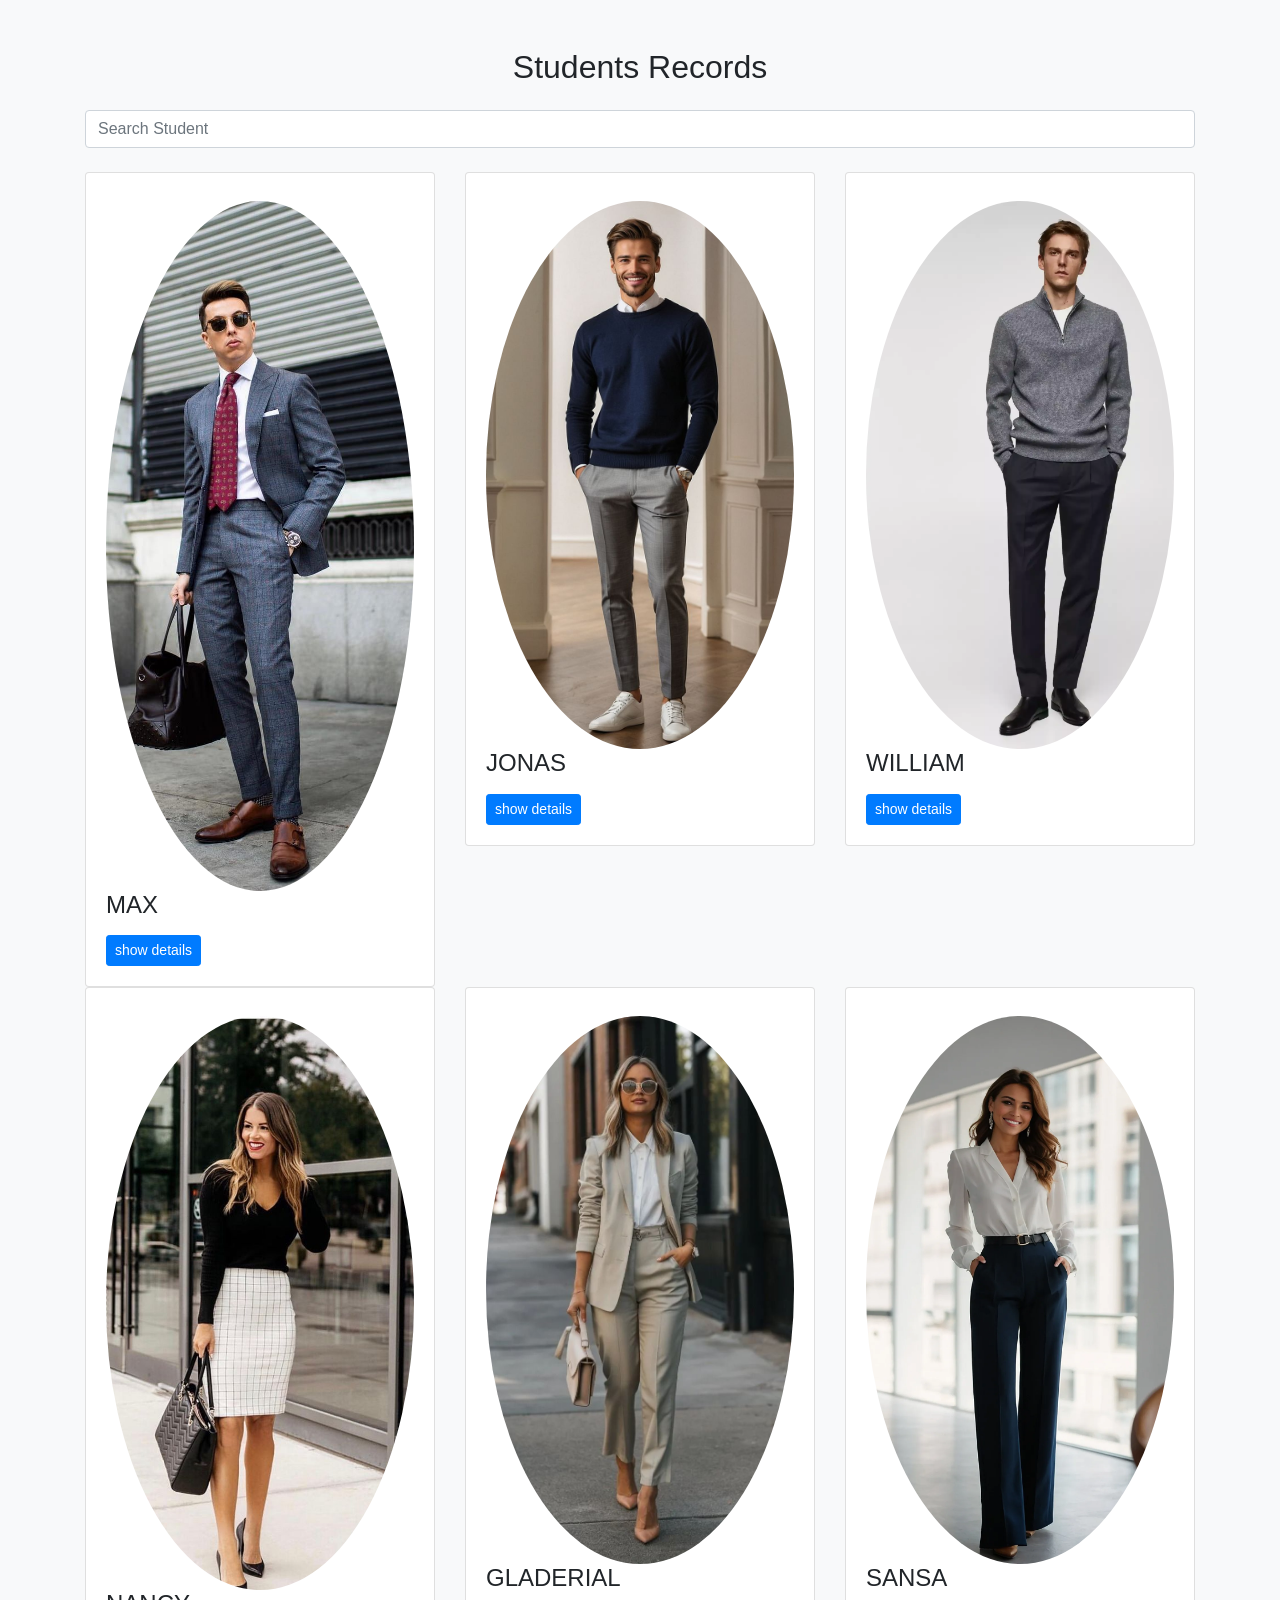
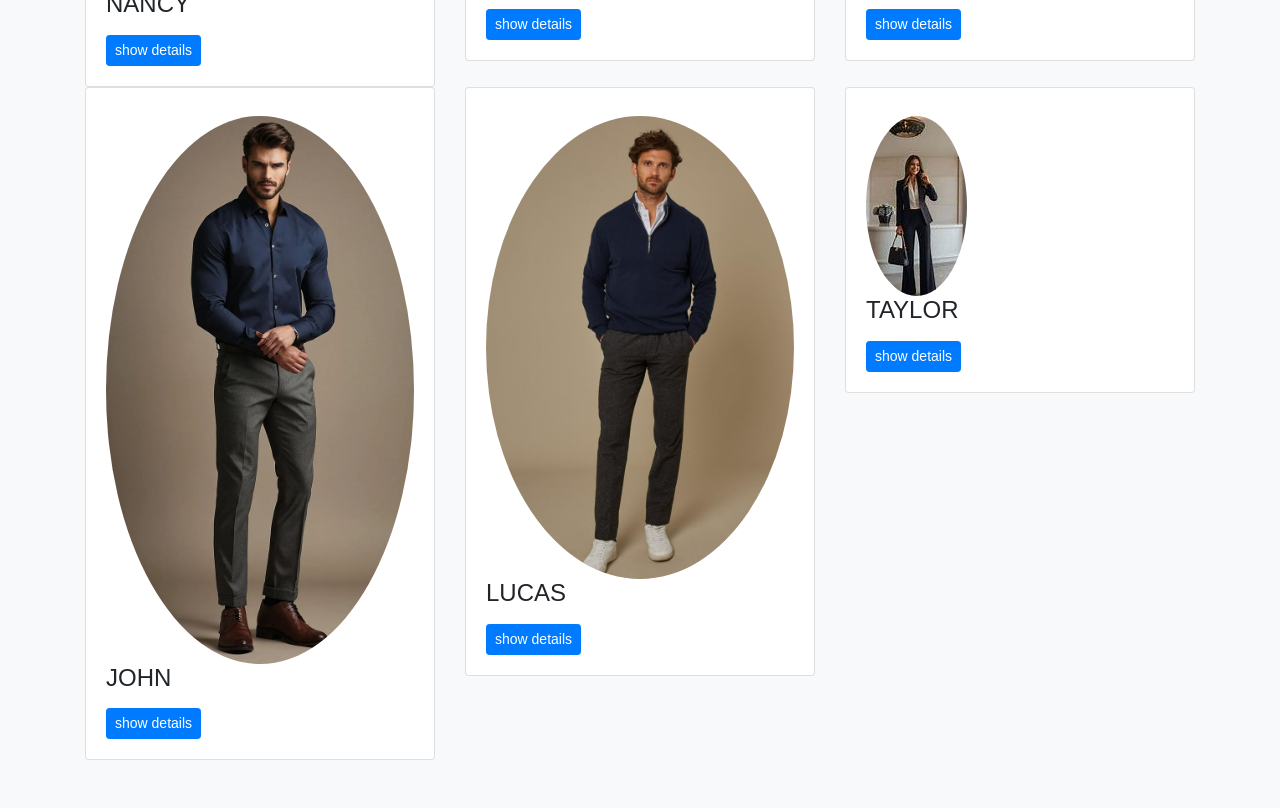
<file: DAY 6/index.html>
<!DOCTYPE html>
<html lang="en">
    <head>
            <link href="bootstrap.min.css" rel="stylesheet" >
            <script src="https://code.jquery.com/jquery-3.7.1.min.js"></script>
            <link href="style.css" rel="stylesheet">
    </head>
    <body class="bg-light">
        <div class="container py-5">
            <h2 class="text-center mb-4">Students Records</h2>
            <input type="text" id="search" class="form-control mb-4" placeholder="Search Student">
            <div id="container" class="row g-4"></div>
        </div>
        <script>
            const student = [
                { name : "MAX" , branch :"CSE" , cgpa : 9.9,img: "shreyansh.jpg" },
                {name : "JONAS" , branch :"IT" , cgpa : 9.0 ,img: "aaditya.jpg"},
                {name : "WILLIAM" , branch :"ECE" , cgpa : 9.0 ,img: "kanishk.webp"},
                {name : "NANCY" , branch :"AI" , cgpa : 9.0,img: "kanishka.jpg" },
                {name : "GLADERIAL" , branch :"IOT" , cgpa : 8.6,img: "labhanshi.jpg" },
                {name : "SANSA" , branch :"DS" , cgpa : 7.0,img: "pratiksha.webp"  },
                {name : "JOHN" , branch :"ME" , cgpa : 7.9,img: "navneet.jpg"},
                {name : "LUCAS" , branch :"CE" , cgpa : 9.0 ,img: "priyanshu.jpg"},
                {name : "TAYLOR" , branch :"CSE" , cgpa : 7.9,img: "chandni.jpg" },
            ];
            let html = "";
            for(let i=0;i< student.length;i++){
                html += `
                <div class="col-md-4 card-item">
                    <div class="card shadow">
                        <div class="card-body">
                             <img src="${student[i].img}" class="img-fluid mt-2" alt="Student Image">        
                            
                            <h4>${student[i].name}</h4>
                            <button class="btn btn-primary btn-sm mt-2">
                                show details
                            </button>
                            <div class="details mt-3" style="display:none;">
                                <p><strong>branch:</strong>${student[i].branch}</p>
                                <p><strong>cgpa:</strong>${student[i].cgpa}</p>
                               
                               
                                   
                            </div>
                        </div>
                    </div>
                </div>   
            
            `;
                
            }
            document.getElementById("container").innerHTML =html;
            
            $(document).on("click",".btn",function(){
                $(this).next(".details").slideToggle();
            });
            $("#search").keyup(function(){
                let val = $(this).val().toLowerCase();

                $(".card-item").each(function(){
                    let name=$(this).find("h4").text().toLowerCase();
                    if(name.includes(val)){
                        $(this).show();

                    }
                    else{
                        $(this).hide();
                    }
                });
            });
        </script>
    </body>
</html>
</file>
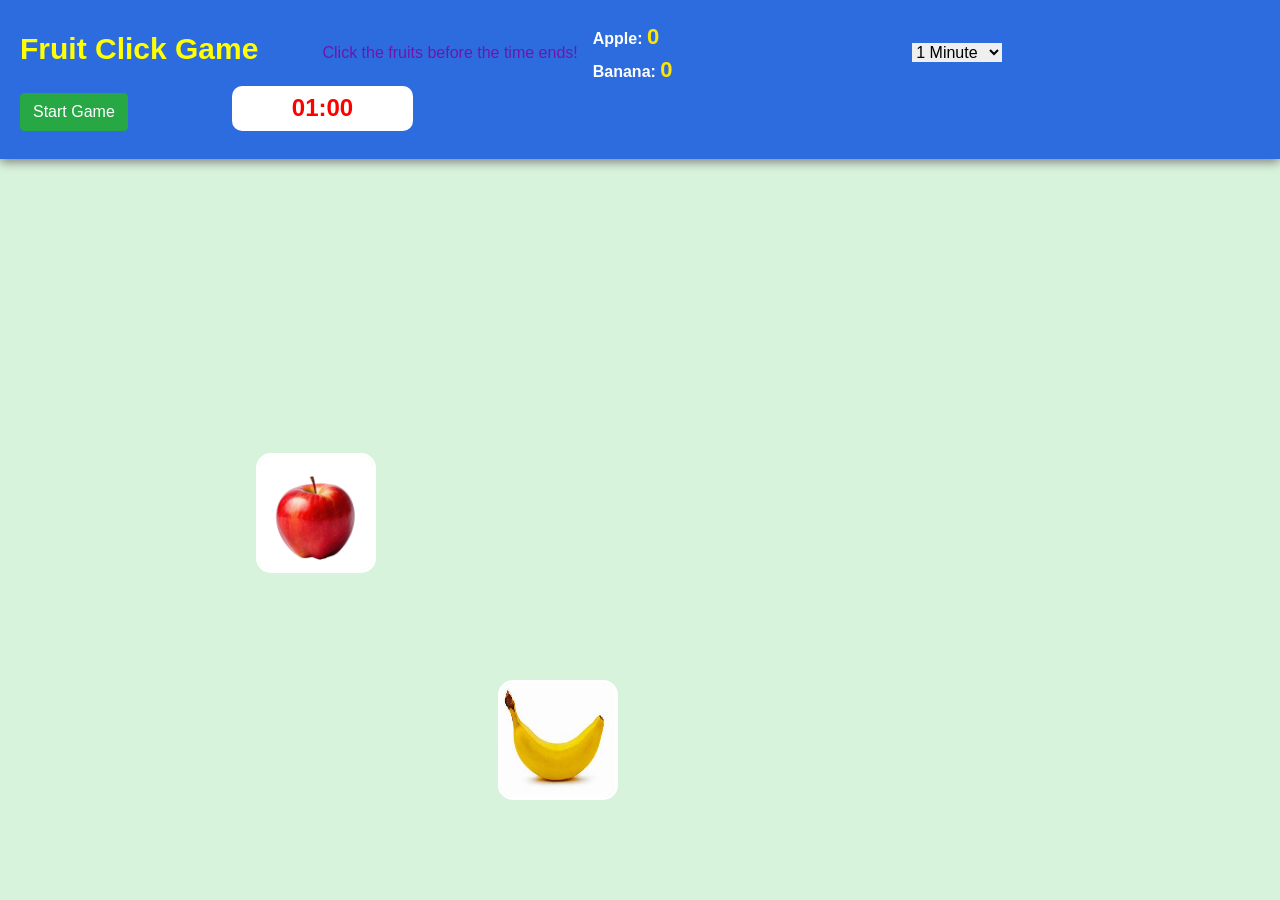
<file: DAY 4/game.html>
<!DOCTYPE html>
<html lang="en">
<head>
    <meta charset="UTF-8">
    <meta name="viewport" content="width=device-width, initial-scale=1.0">
    <title>Fruit Click Game</title>

    <!-- Bootstrap CSS -->
    <link rel="stylesheet" href="bootstrap.min.css">

    <!-- My CSS -->
    <link rel="stylesheet" href="style.css">
</head>
<body>  

    <!-- Top area -->
    <div class="top-panel">

        <div class="row align-items-center">

            <div class="col-md-3">
                <h3>Fruit Click Game</h3>
            </div>
            <p style="margin:0; color:rgb(113, 21, 170);">
            Click the fruits before the time ends!
            </p>
            <div class="col-md-3">
                <b>Apple:</b>
                <span id="apple">0</span>
                <br>

                <b>Banana:</b>
                <span id="banana">0</span>
            </div>

            <div class="col-md-2">
                <select id="timeSelect" class="form-select">
                    <option value="60">1 Minute</option>
                    <option value="120">2 Minutes</option>
                    <option value="300">5 Minutes</option>
                </select>
            </div>

            <div class="col-md-2">
                <button class="btn btn-success" onclick="startGame()">
                    Start Game
                </button>
            </div>

            <div class="col-md-2">
                <h4 id="timer">01:00</h4>
            </div>

        </div>

        <button id="changeColorBtn"
                class="btn btn-primary mt-3"
                onclick="changeBG()">
            Change Background Color
        </button>

    </div>

    <!-- Game area -->
    <div id="gameArea">

        <img src="apple.avif"
             id="appleImg"
             alt="Apple"
             onclick="clickImage('apple', this)">

        <img src="banana.jpg"
             id="bananaImg"
             alt="Banana"
             onclick="clickImage('banana', this)">

    </div>

    <script src="script.js"></script>

</body>
</html>
</file>
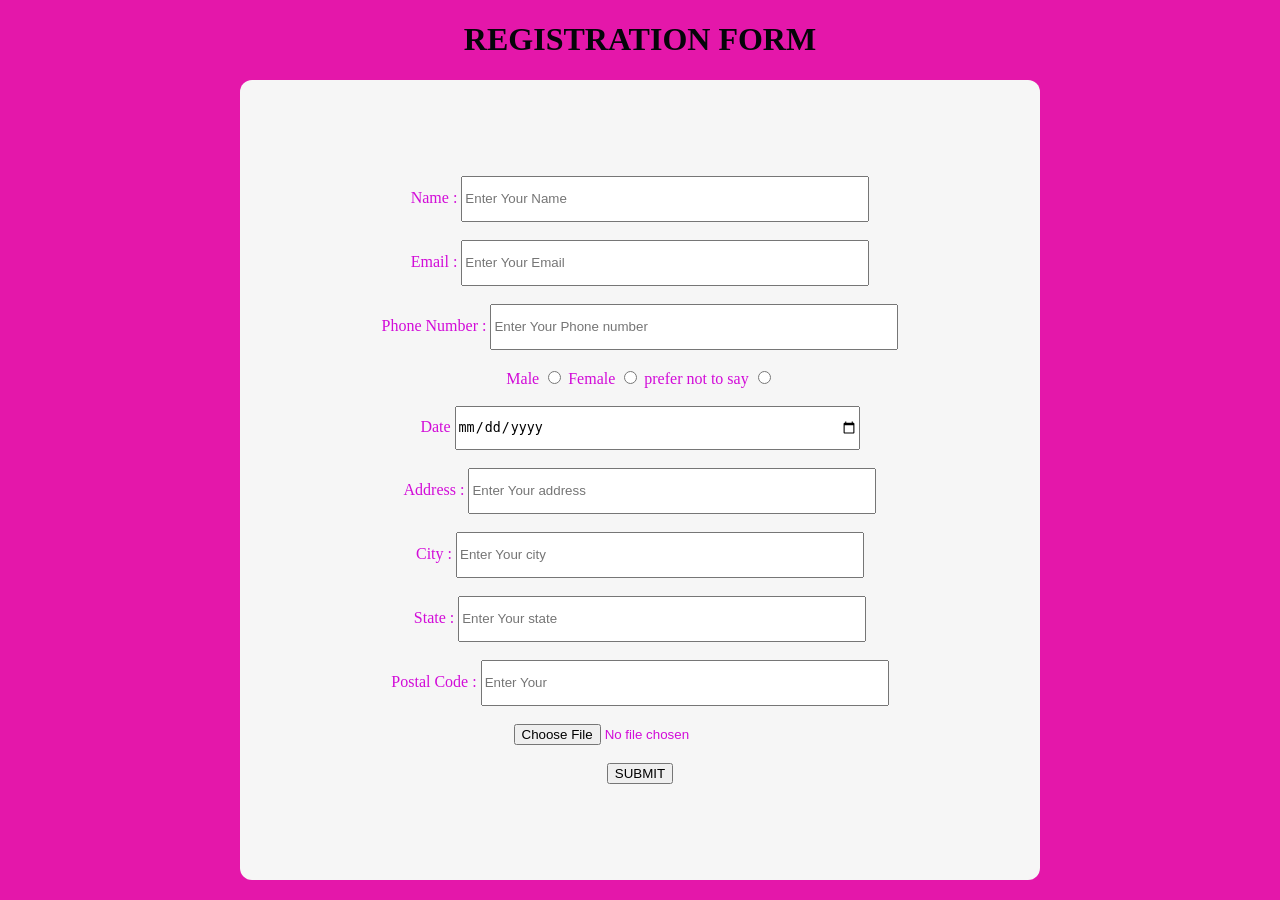
<file: day8/fileupload.html>
<!DOCTYPE html>
<html>
    <head>
        <link rel="stylesheet" href="style.css">
    </head>
    
    <body><center>
        <h1>REGISTRATION FORM</h1>
        <form action="upload.php" method="POST" enctype="multipart/form-data">
            <label for="txtName" > Name :
            <input type="text" id="txtName" name="name" required placeholder="Enter Your Name" />
            </label><br><br>
            <label for="txtEmail" > Email :
            <input type="text" id="txtEmail" required name="email" placeholder="Enter Your Email" />
            </label><br><br>
            <label for="txtPhone" > Phone Number :
            <input type="text" id="txtPhone" required name="phone_number" placeholder="Enter Your Phone number  " />
            </label><br><br>
            <label> Male
            <input type="radio" id="check-male" name="gender"  />
            </label>
            <label> Female
            <input type="radio" id="check-female" name="gender"  />
            </label>
            <label> prefer not to say
            <input type="radio" id="check-3" name="gender" />
            </label><br><br>
            <label for="dob"> Date 
            <input type="date" id="dob" name="dob" />
            </label><br><br>
            <label> Address :
            <input type="text" name="address" placeholder="Enter Your address " required />
            </label><br><br>
            <label> City : 
            <input type="text" name="city" placeholder="Enter Your city" required />
            </label><br><br>
            <label> State : 
            <input type="text" name="state" placeholder="Enter Your state" required />
            </label><br><br>
            <label> Postal Code :
            <input type="text" name="pin" placeholder="Enter Your  " required />
            </label><br><br>
            <input type="file" name="myfile" accept="image/*" required><br><br>
            <button type="submit">SUBMIT</button>

        </form></center>
    </body>
</html>
</file>
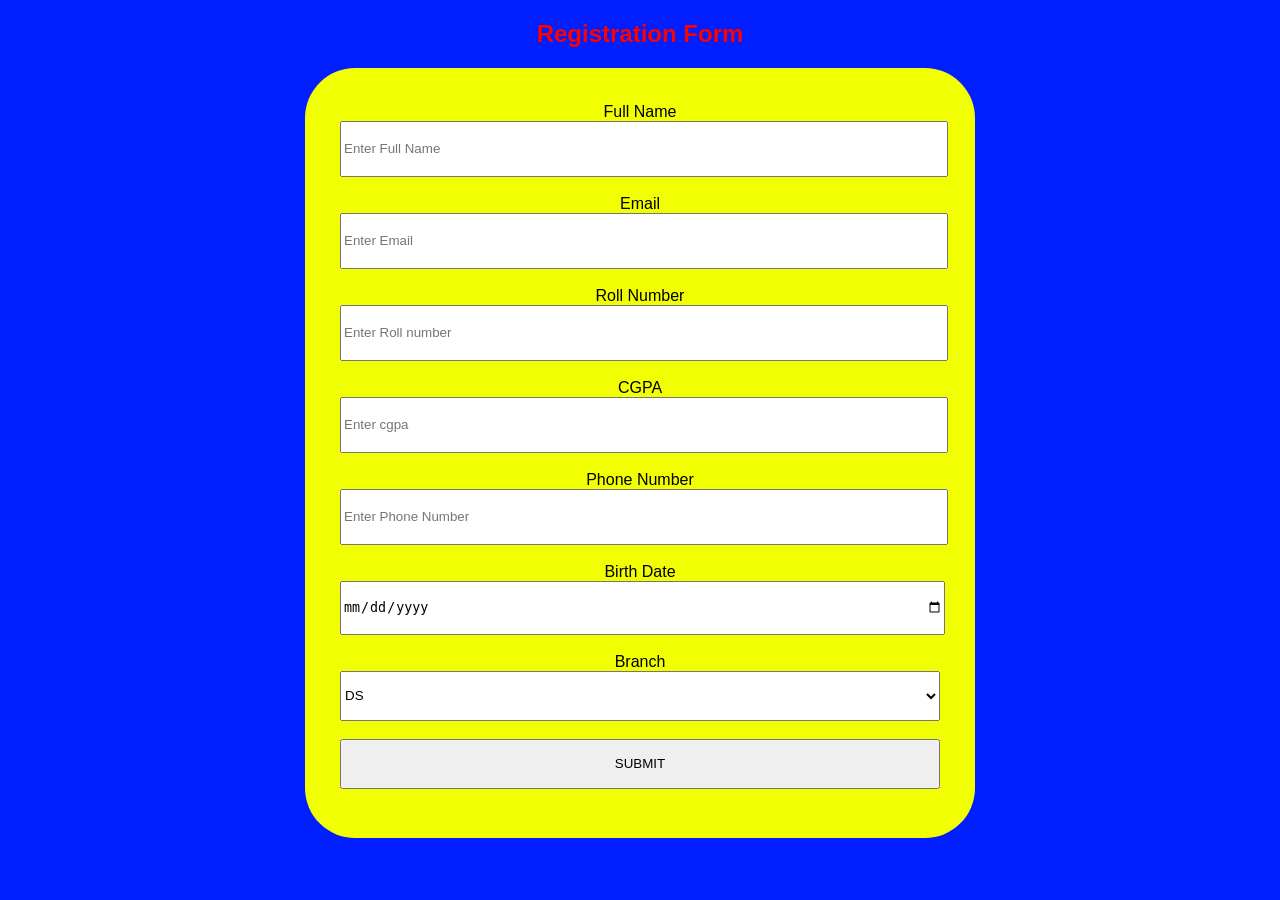
<file: DAY9/registration.html>
<!DOCTYPE html>
<html>
<head>
    <title>Registration Form</title>
    <link rel="stylesheet" href="style.css"/>
</head>
<body>
<center>
<h2>Registration Form</h2>

<form action="registration.php" method="post">
<div>
    <label>Full Name</label><br>
    <input type="text" name="name" placeholder="Enter Full Name"><br><br>
</div>
<div>
    <label>Email</label><br>
    <input type="email" name="email" placeholder="Enter Email"><br><br>
</div>
<div>
    
    <label>Roll Number</label><br>
    <input type="text" name="roll_number" placeholder="Enter Roll number" ><br><br>
</div>
<div>
    
    <label>CGPA</label><br>
    <input type="text" name="cgpa" placeholder="Enter cgpa" ><br><br>
</div>
<div>
    <label>Phone Number</label><br>
    <input type="tel" name="phone" placeholder="Enter Phone Number"><br><br>
</div>
<div>
    
    <label>Birth Date</label><br>
    <input type="date" name="dob" ><br><br>
</div>
<div>
    <label>Branch</label>
    <select name="branch" id="branch">
        <option value="DS">DS</option>
        <option value="AI">AI</option>
        <option value="CS">CS</option>
        <option value="IT">IT</option>
        <option value="IOT">IOT</option>
        <option value="ME">ME</option>
        <option value="CE">CE</option>
    </select>

</div>
<br>
<button type="submit">SUBMIT</button>

</form>
</center>

</body>
</html>
</file>
<file: DAY 1/style.css>
p{
    font-size: 14pt;
    font-family: 'Segoe UI', Tahoma, Geneva, Verdana, sans-serif;
    font-weight: bold;
}
h1{
    color: rgb(10, 1, 10); 
}

.rounded{
    border-radius: 10px;
}

#phone{
    font-size: 16pt;
    border-radius: 40px;
}
*{
    font-family: Georgia, 'Times New Roman', Times, serif;
    font-size: 20pt;
}
/*.background{
    background-color: rgb(134, 6, 85);
}*/
body{
    background-color: rgb(126, 128, 128);
}
</file>
<file: DAY 2/style.css>
body{
background:#233d96;
display:flex;
justify-content:center;
align-items:center;
min-height:100vh;
font-family:Arial,Helvetica,sans-serif;
padding:20px;
}

.form-box{
background:white;
width:100%;
max-width:650px;
padding:30px;
border-radius:8px;
box-shadow:0 10px 25px rgba(0,0,0,.25);
}

h3{
text-align:center;
font-weight:bold;
margin-bottom:30px;
}
label{
font-weight:600;
font-size:14px;
margin-bottom:5px;
}

.form-control,
.form-select{
margin-bottom:18px;
}

.btn-submit{
background:#931cd3;
color:rgb(130, 71, 23);
width:100%;
padding:12px;
font-weight:bold;
border:none;
}

.btn-submit:hover{
background:#094b8c;
}
</file>
<file: DAY 6/style.css>
img{
    border-radius: 100%;
}
</file>
<file: DAY 4/style.css>
/* Page style */

body {
    margin: 0;
    overflow: hidden;
    background: #eef7ff;
    font-family: Verdana, Geneva, sans-serif;
    transition: 0.5s;
}

/* Top panel */

.top-panel {
    position: fixed;
    top: 0;
    left: 0;
    width: 100%;
    padding: 20px;
    background: #2d6cdf;
    color: white;
    box-shadow: 0px 3px 10px gray;
    z-index: 1000;
}

/* Top panel h3 */
.top-panel h3 {
    color: yellow;
    font-weight: bold;
    font-size: 30px;
}
/*Top panel score*/
.top-panel span {
    color: #ffe600;
    font-weight: bold;
    font-size: 22px;
}
/* Game area */

#gameArea {
    position: absolute;
    left: 0;
    right: 0;
    bottom: 0;
    overflow: hidden;
}

/* Fruit images */

img {
    width: 120px;
    height: 120px;
    position: absolute;
    cursor: pointer;
    user-select: none;
    border-radius: 15px;
    border: 3px solid white;
}
#gameArea {
    position: absolute;
    left: 0;
    right: 0;
    bottom: 0;
    overflow: hidden;
    background: #d8f3dc;
}
img:hover {
    transform: scale(1.1);
}
select {
    border: 2px solid #2d6cdf;
}
#changeColorBtn {
    display: none;
}
#timer {
    background: white;
    color: red;
    padding: 8px;
    text-align: center;
    border-radius: 10px;
    font-weight: bold;
}
</file>
<file: day8/style.css>
body{
    background-color: rgb(228, 23, 170);
    color: rgb(210, 12, 216);
}
form{align-content: center;
    
    width: 800px;
    border-radius: 12px;
    height: 800px;
    background-color: rgb(246, 246, 246);
}
input[type="text"],
input[type="date"]{
    width: 400px;
    height: 40px ;
}
h1{
    color:rgb(5, 5, 9);
}
</file>
<file: DAY9/style.css>
body{
    background-color: rgb(0, 30, 255);
    font-family: 'Franklin Gothic Medium', 'Arial Narrow', Arial, sans-serif;
}
h2{
    color: rgb(255, 0, 0);
}
form{
    background-color: rgb(242, 255, 2);
    width: 600px;
    height: 700px;
    padding: 35px;
    border-radius: 50px;
}
input[type=text],
input[type=email],
input[type=tel],
input[type=date]{
    width: 100%;
    height: 50px;
}
button{
    width: 100%;
    height: 50px;
}
select {
    width: 100%;
    height: 50px;
}
</file>
